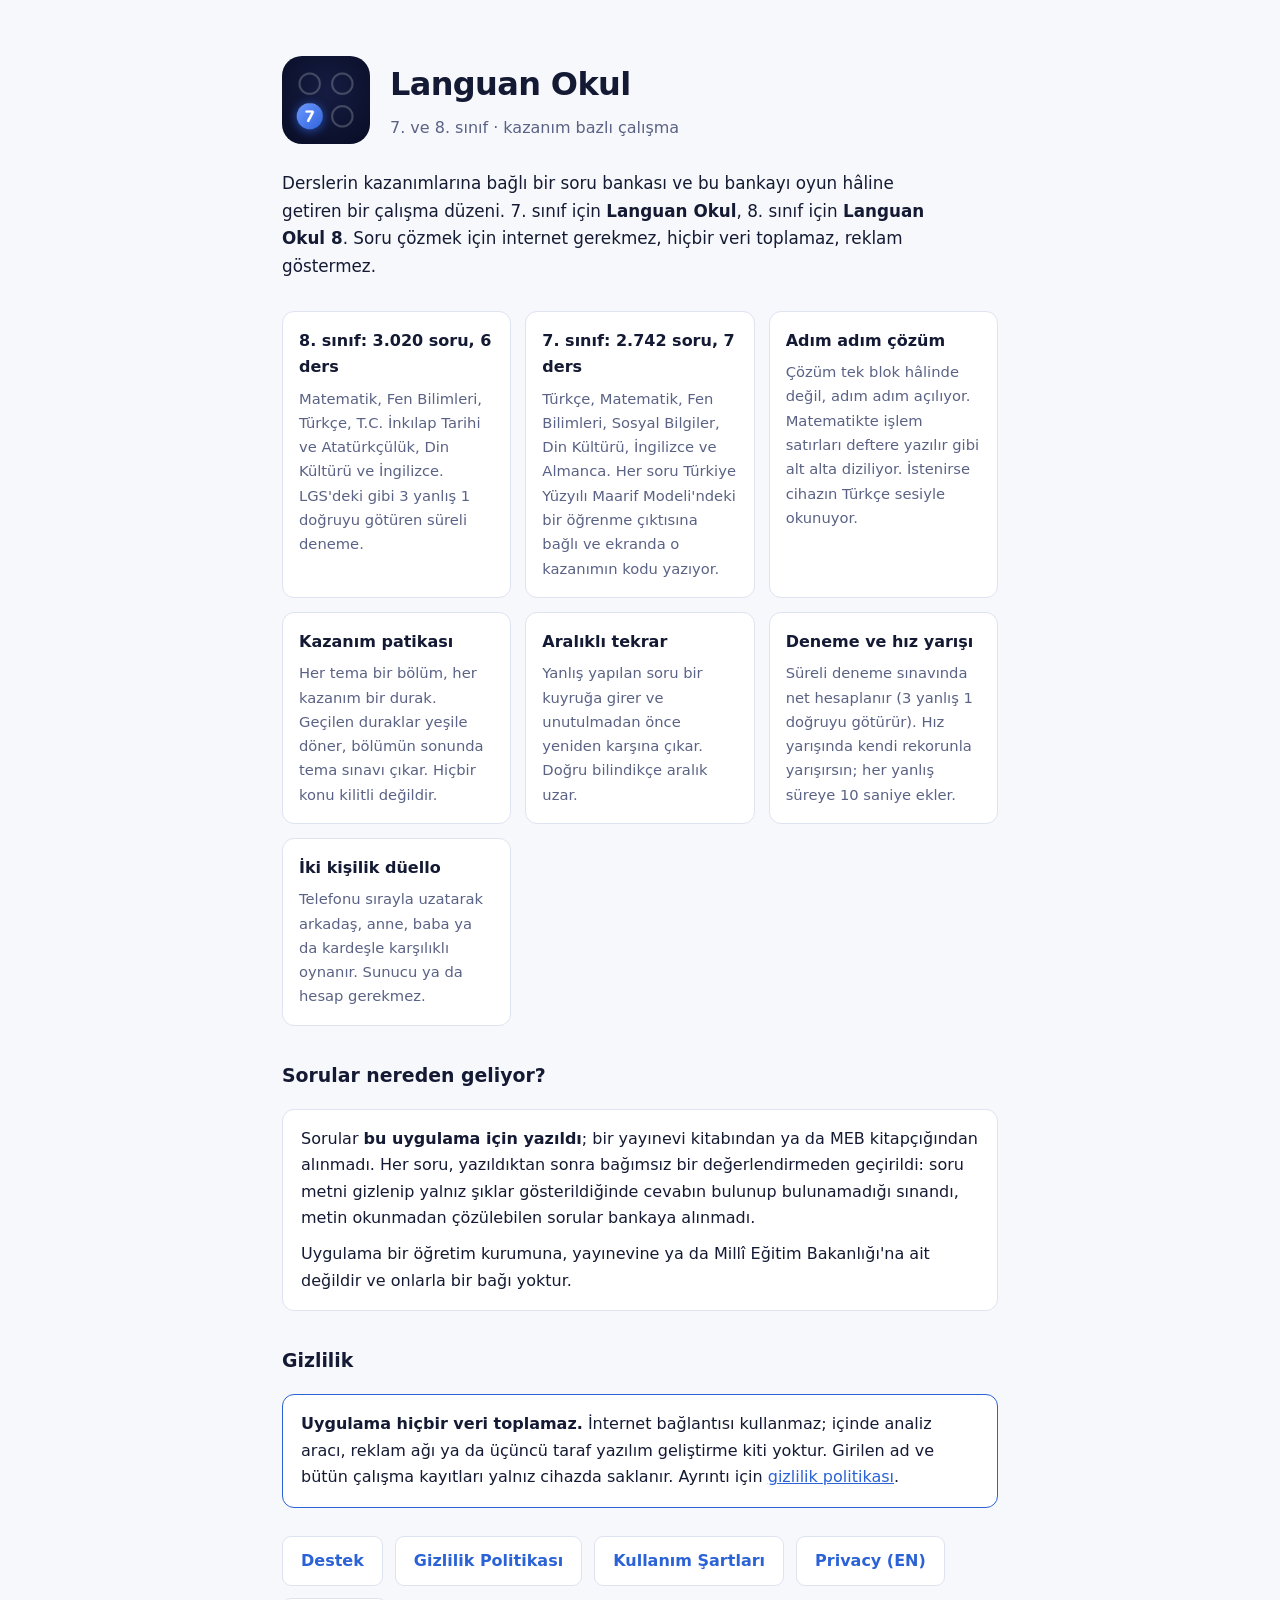
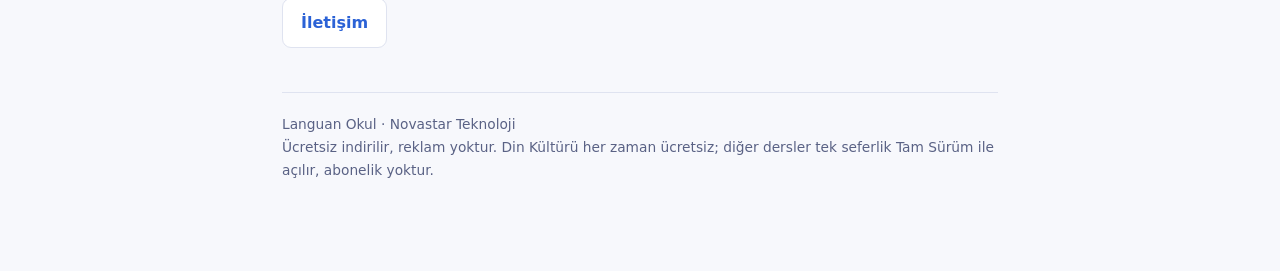
<file: index.html>
<!doctype html>
<html lang="tr"><head>
<meta charset="utf-8">
<meta name="viewport" content="width=device-width, initial-scale=1">
<title>Languan Okul — 7. ve 8. sınıf çalışma uygulamaları</title>
<meta name="description" content="7. ve 8. sınıf öğrencileri için kazanım bazlı çalışma uygulamaları. Türkiye Yüzyılı Maarif Modeli kazanımlarına bağlı sorular, adım adım çözüm, aralıklı tekrar. Çevrimdışı çalışır, reklamsız, ücretsiz indirilir.">
<link rel="stylesheet" href="ortak.css">
</head><body><div class="sarmal">

<div class="bas">
  <img src="ikon.png" alt="Languan Okul uygulama simgesi">
  <div><h1>Languan Okul</h1><p class="altbaslik">7. ve 8. sınıf · kazanım bazlı çalışma</p></div>
</div>

<p class="girus">Derslerin kazanımlarına bağlı bir soru bankası ve bu bankayı oyun
hâline getiren bir çalışma düzeni. 7. sınıf için <strong>Languan Okul</strong>, 8. sınıf
için <strong>Languan Okul 8</strong>. Soru çözmek için internet gerekmez, hiçbir veri
toplamaz, reklam göstermez.</p>

<div class="kartlar">
  <div class="kart"><h3>8. sınıf: 3.020 soru, 6 ders</h3>
    <p>Matematik, Fen Bilimleri, Türkçe, T.C. İnkılap Tarihi ve Atatürkçülük, Din Kültürü
       ve İngilizce. LGS'deki gibi 3 yanlış 1 doğruyu götüren süreli deneme.</p></div>
  <div class="kart"><h3>7. sınıf: 2.742 soru, 7 ders</h3>
    <p>Türkçe, Matematik, Fen Bilimleri, Sosyal Bilgiler, Din Kültürü, İngilizce ve
       Almanca. Her soru Türkiye Yüzyılı Maarif Modeli'ndeki bir öğrenme çıktısına bağlı
       ve ekranda o kazanımın kodu yazıyor.</p></div>
  <div class="kart"><h3>Adım adım çözüm</h3>
    <p>Çözüm tek blok hâlinde değil, adım adım açılıyor. Matematikte işlem satırları
       deftere yazılır gibi alt alta diziliyor. İstenirse cihazın Türkçe sesiyle okunuyor.</p></div>
  <div class="kart"><h3>Kazanım patikası</h3>
    <p>Her tema bir bölüm, her kazanım bir durak. Geçilen duraklar yeşile döner,
       bölümün sonunda tema sınavı çıkar. Hiçbir konu kilitli değildir.</p></div>
  <div class="kart"><h3>Aralıklı tekrar</h3>
    <p>Yanlış yapılan soru bir kuyruğa girer ve unutulmadan önce yeniden karşına
       çıkar. Doğru bilindikçe aralık uzar.</p></div>
  <div class="kart"><h3>Deneme ve hız yarışı</h3>
    <p>Süreli deneme sınavında net hesaplanır (3 yanlış 1 doğruyu götürür).
       Hız yarışında kendi rekorunla yarışırsın; her yanlış süreye 10 saniye ekler.</p></div>
  <div class="kart"><h3>İki kişilik düello</h3>
    <p>Telefonu sırayla uzatarak arkadaş, anne, baba ya da kardeşle karşılıklı
       oynanır. Sunucu ya da hesap gerekmez.</p></div>
</div>

<h2>Sorular nereden geliyor?</h2>
<div class="kutu">
  <p style="margin:0 0 10px">Sorular <strong>bu uygulama için yazıldı</strong>; bir yayınevi
  kitabından ya da MEB kitapçığından alınmadı. Her soru, yazıldıktan sonra bağımsız bir
  değerlendirmeden geçirildi: soru metni gizlenip yalnız şıklar gösterildiğinde cevabın
  bulunup bulunamadığı sınandı, metin okunmadan çözülebilen sorular bankaya alınmadı.</p>
  <p style="margin:0">Uygulama bir öğretim kurumuna, yayınevine ya da Millî Eğitim
  Bakanlığı'na ait değildir ve onlarla bir bağı yoktur.</p>
</div>

<h2>Gizlilik</h2>
<div class="kutu vurgulu">
  <p style="margin:0"><strong>Uygulama hiçbir veri toplamaz.</strong> İnternet bağlantısı
  kullanmaz; içinde analiz aracı, reklam ağı ya da üçüncü taraf yazılım geliştirme kiti
  yoktur. Girilen ad ve bütün çalışma kayıtları yalnız cihazda saklanır.
  Ayrıntı için <a href="gizlilik.html">gizlilik politikası</a>.</p>
</div>

<div class="baglantilar">
  <a href="destek.html">Destek</a>
  <a href="gizlilik.html">Gizlilik Politikası</a>
  <a href="kullanim-sartlari.html">Kullanım Şartları</a>
  <a href="privacy-en.html">Privacy (EN)</a>
  <a href="mailto:cnkylmz35@gmail.com">İletişim</a>
</div>

<footer>
  Languan Okul · Novastar Teknoloji<br>
  Ücretsiz indirilir, reklam yoktur. Din Kültürü her zaman ücretsiz; diğer dersler tek seferlik Tam Sürüm ile açılır, abonelik yoktur.
</footer>

</div></body></html>
</file>
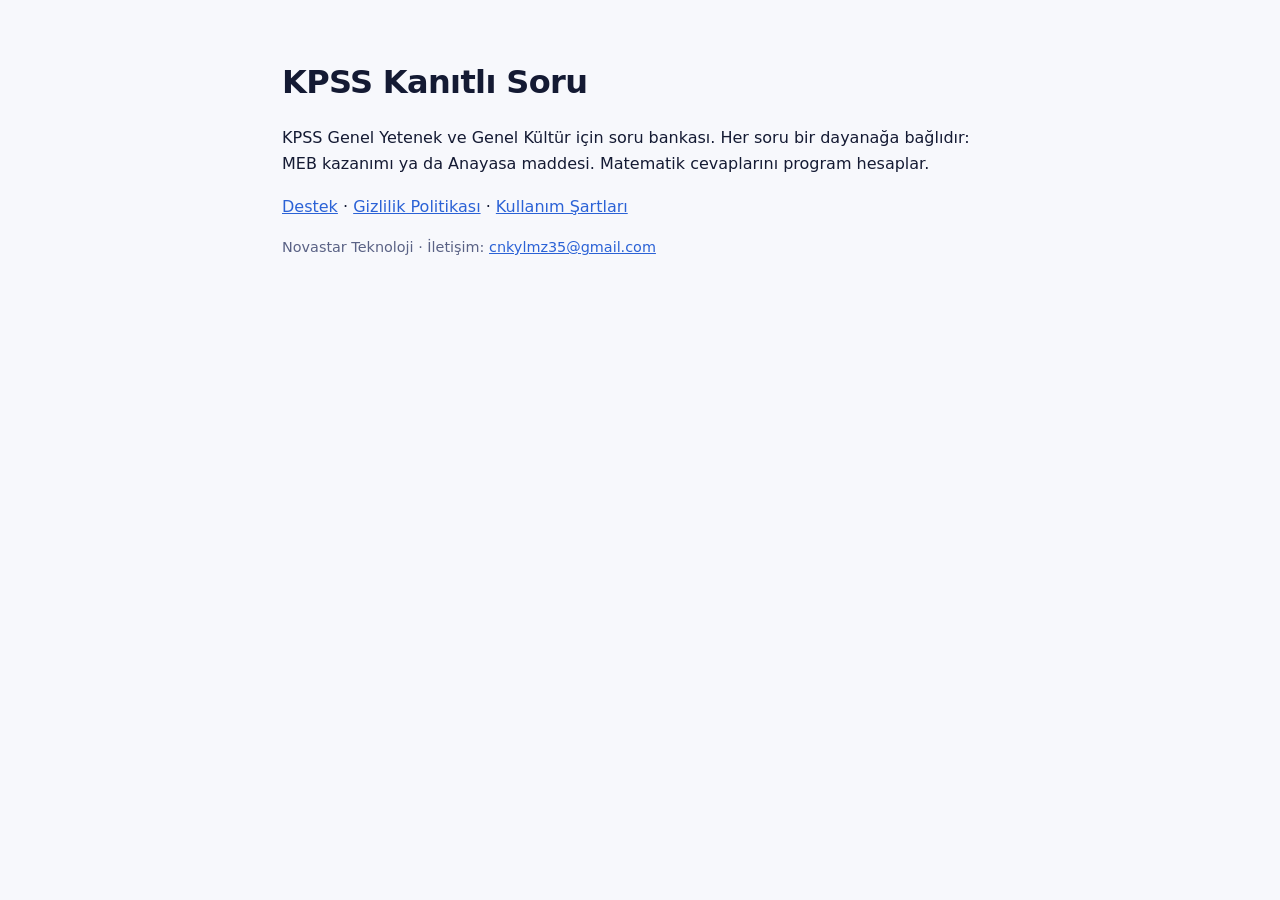
<file: kpss/index.html>
<!doctype html>
<html lang="tr"><head>
<meta charset="utf-8">
<meta name="viewport" content="width=device-width, initial-scale=1">
<title>KPSS Kanıtlı Soru — KPSS Kanıtlı Soru</title>
<meta name="description" content="KPSS Genel Yetenek-Genel Kültür soru bankası. Her soru bir dayanağa bağlı.">
<link rel="stylesheet" href="../ortak.css">
</head><body><div class="sarmal">

<h1>KPSS Kanıtlı Soru</h1>
<p>KPSS Genel Yetenek ve Genel Kültür için soru bankası. Her soru bir dayanağa bağlıdır: MEB kazanımı ya da
Anayasa maddesi. Matematik cevaplarını program hesaplar.</p>
<p><a href="destek.html">Destek</a> · <a href="gizlilik.html">Gizlilik Politikası</a> · <a href="kullanim-sartlari.html">Kullanım Şartları</a></p>

<p class="tarih">Novastar Teknoloji · İletişim: <a href="mailto:cnkylmz35@gmail.com">cnkylmz35@gmail.com</a></p>
</div></body></html>
</file>
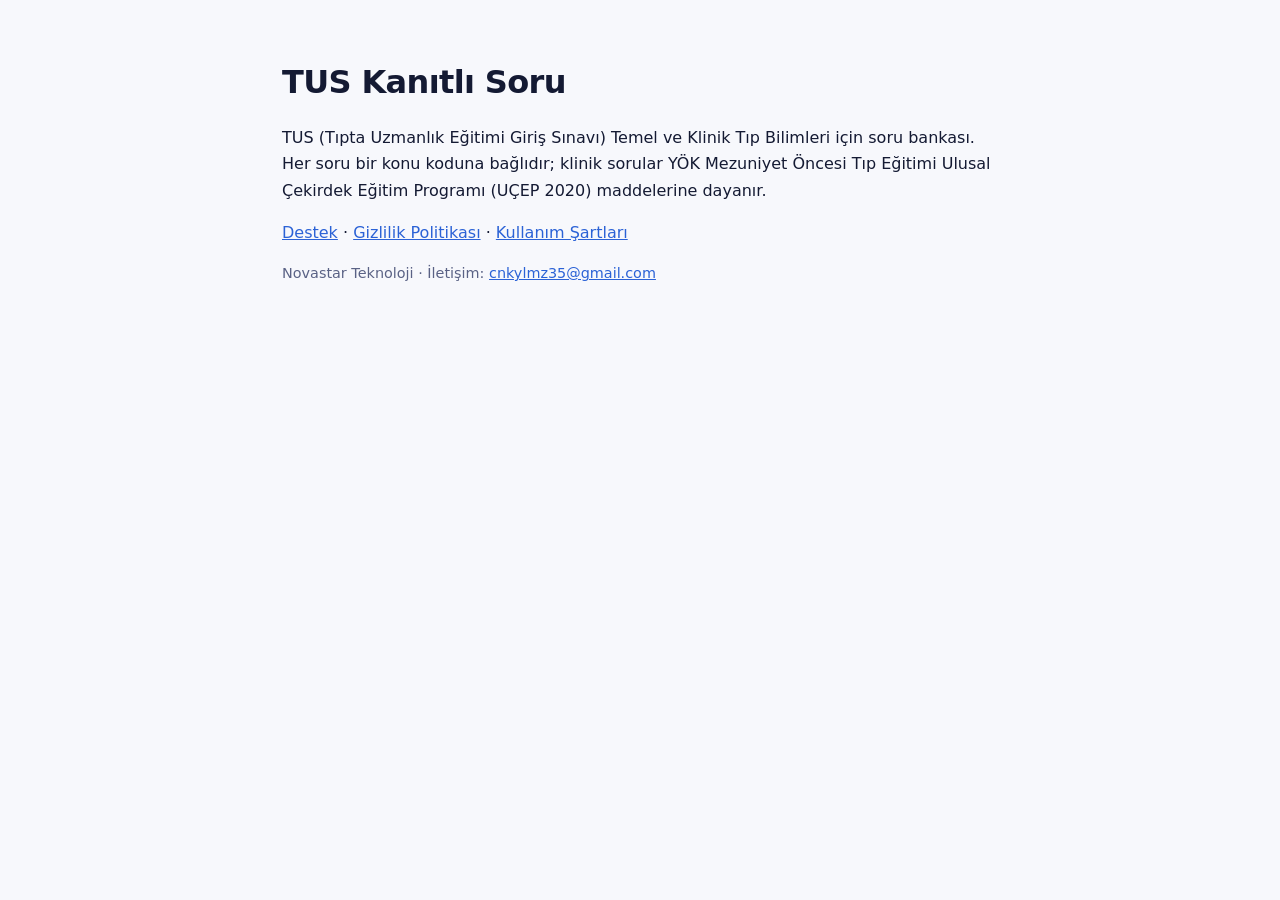
<file: tus/index.html>
<!doctype html>
<html lang="tr"><head>
<meta charset="utf-8">
<meta name="viewport" content="width=device-width, initial-scale=1">
<title>TUS Kanıtlı Soru</title>
<meta name="description" content="TUS Temel ve Klinik Tıp Bilimleri soru bankası. Her soru bir konu koduna bağlı.">
<link rel="stylesheet" href="../ortak.css">
</head><body><div class="sarmal">

<h1>TUS Kanıtlı Soru</h1>
<p>TUS (Tıpta Uzmanlık Eğitimi Giriş Sınavı) Temel ve Klinik Tıp Bilimleri için soru bankası. Her soru bir konu koduna
bağlıdır; klinik sorular YÖK Mezuniyet Öncesi Tıp Eğitimi Ulusal Çekirdek Eğitim Programı (UÇEP 2020) maddelerine dayanır.</p>
<p><a href="destek.html">Destek</a> · <a href="gizlilik.html">Gizlilik Politikası</a> · <a href="kullanim-sartlari.html">Kullanım Şartları</a></p>

<p class="tarih">Novastar Teknoloji · İletişim: <a href="mailto:cnkylmz35@gmail.com">cnkylmz35@gmail.com</a></p>
</div></body></html>
</file>
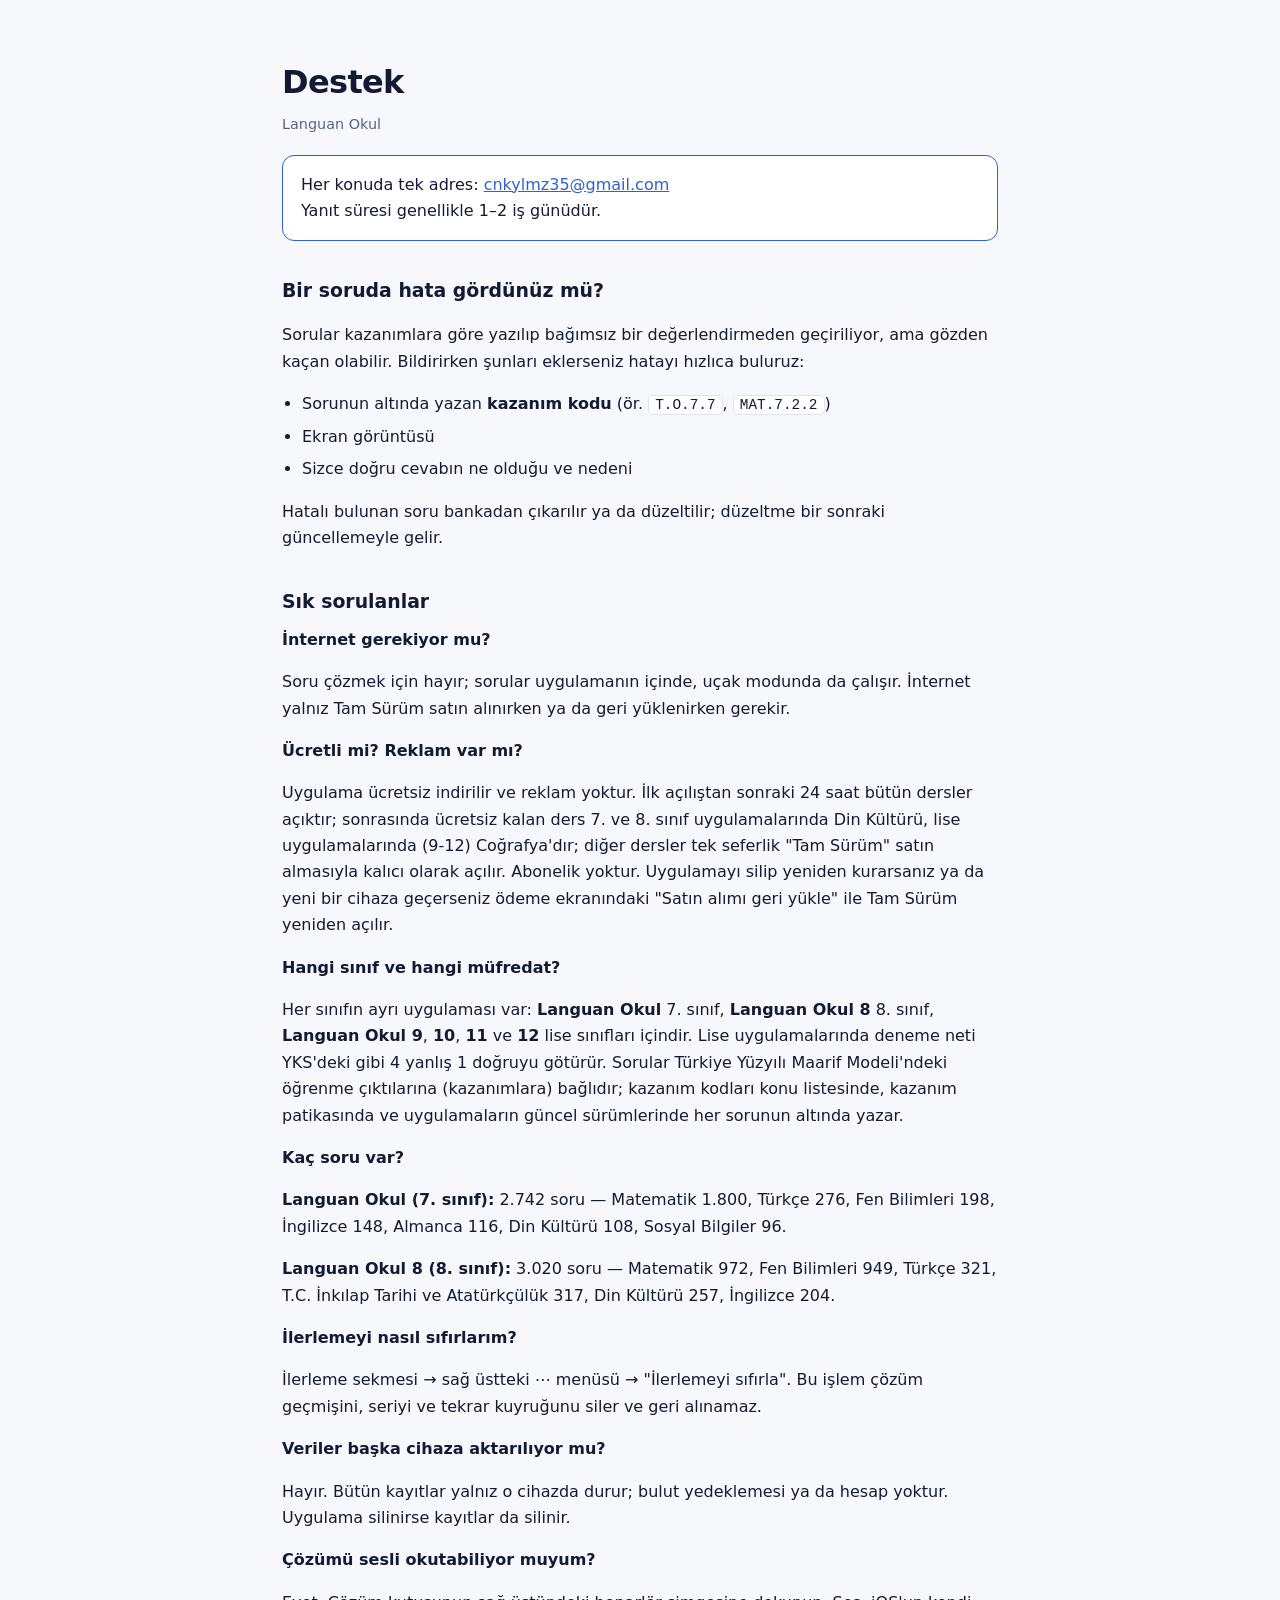
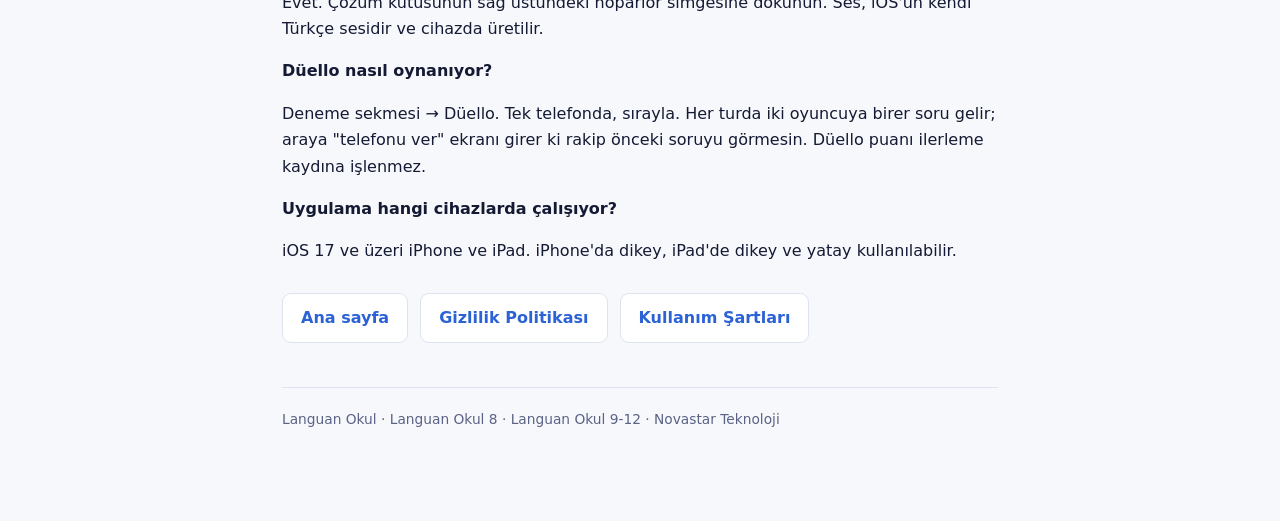
<file: destek.html>
<!doctype html>
<html lang="tr"><head>
<meta charset="utf-8">
<meta name="viewport" content="width=device-width, initial-scale=1">
<title>Destek — Languan Okul</title>
<meta name="description" content="Languan Okul destek sayfası: sık sorulanlar, soru bildirimi ve iletişim.">
<link rel="stylesheet" href="ortak.css">
</head><body><div class="sarmal">

<h1>Destek</h1>
<p class="tarih">Languan Okul</p>

<div class="kutu vurgulu">
  <p style="margin:0">Her konuda tek adres:
  <a href="mailto:cnkylmz35@gmail.com">cnkylmz35@gmail.com</a><br>
  Yanıt süresi genellikle 1–2 iş günüdür.</p>
</div>

<h2>Bir soruda hata gördünüz mü?</h2>
<p>Sorular kazanımlara göre yazılıp bağımsız bir değerlendirmeden geçiriliyor, ama
gözden kaçan olabilir. Bildirirken şunları eklerseniz hatayı hızlıca buluruz:</p>
<ul>
  <li>Sorunun altında yazan <strong>kazanım kodu</strong> (ör. <code>T.O.7.7</code>, <code>MAT.7.2.2</code>)</li>
  <li>Ekran görüntüsü</li>
  <li>Sizce doğru cevabın ne olduğu ve nedeni</li>
</ul>
<p>Hatalı bulunan soru bankadan çıkarılır ya da düzeltilir; düzeltme bir sonraki
güncellemeyle gelir.</p>

<h2>Sık sorulanlar</h2>

<h3>İnternet gerekiyor mu?</h3>
<p>Soru çözmek için hayır; sorular uygulamanın içinde, uçak modunda da çalışır. İnternet
yalnız Tam Sürüm satın alınırken ya da geri yüklenirken gerekir.</p>

<h3>Ücretli mi? Reklam var mı?</h3>
<p>Uygulama ücretsiz indirilir ve reklam yoktur. İlk açılıştan sonraki 24 saat bütün
dersler açıktır; sonrasında ücretsiz kalan ders 7. ve 8. sınıf uygulamalarında Din Kültürü, lise uygulamalarında (9-12) Coğrafya'dır; diğer dersler tek seferlik "Tam
Sürüm" satın almasıyla kalıcı olarak açılır. Abonelik yoktur. Uygulamayı silip yeniden
kurarsanız ya da yeni bir cihaza geçerseniz ödeme ekranındaki "Satın alımı geri yükle" ile
Tam Sürüm yeniden açılır.</p>

<h3>Hangi sınıf ve hangi müfredat?</h3>
<p>Her sınıfın ayrı uygulaması var: <strong>Languan Okul</strong> 7. sınıf, <strong>Languan Okul
8</strong> 8. sınıf, <strong>Languan Okul 9</strong>, <strong>10</strong>, <strong>11</strong> ve <strong>12</strong> lise sınıfları içindir. Lise uygulamalarında deneme neti YKS'deki gibi 4 yanlış 1 doğruyu götürür. Sorular Türkiye Yüzyılı Maarif Modeli'ndeki öğrenme çıktılarına
(kazanımlara) bağlıdır; kazanım kodları konu listesinde, kazanım patikasında ve uygulamaların güncel sürümlerinde her sorunun altında yazar.</p>

<h3>Kaç soru var?</h3>
<p><strong>Languan Okul (7. sınıf):</strong> 2.742 soru — Matematik 1.800, Türkçe 276,
Fen Bilimleri 198, İngilizce 148, Almanca 116, Din Kültürü 108, Sosyal Bilgiler 96.</p>
<p><strong>Languan Okul 8 (8. sınıf):</strong> 3.020 soru — Matematik 972, Fen Bilimleri
949, Türkçe 321, T.C. İnkılap Tarihi ve Atatürkçülük 317, Din Kültürü 257, İngilizce 204.</p>

<h3>İlerlemeyi nasıl sıfırlarım?</h3>
<p>İlerleme sekmesi → sağ üstteki ⋯ menüsü → "İlerlemeyi sıfırla". Bu işlem çözüm
geçmişini, seriyi ve tekrar kuyruğunu siler ve geri alınamaz.</p>

<h3>Veriler başka cihaza aktarılıyor mu?</h3>
<p>Hayır. Bütün kayıtlar yalnız o cihazda durur; bulut yedeklemesi ya da hesap yoktur.
Uygulama silinirse kayıtlar da silinir.</p>

<h3>Çözümü sesli okutabiliyor muyum?</h3>
<p>Evet. Çözüm kutusunun sağ üstündeki hoparlör simgesine dokunun. Ses, iOS'un kendi
Türkçe sesidir ve cihazda üretilir.</p>

<h3>Düello nasıl oynanıyor?</h3>
<p>Deneme sekmesi → Düello. Tek telefonda, sırayla. Her turda iki oyuncuya birer soru
gelir; araya "telefonu ver" ekranı girer ki rakip önceki soruyu görmesin.
Düello puanı ilerleme kaydına işlenmez.</p>

<h3>Uygulama hangi cihazlarda çalışıyor?</h3>
<p>iOS 17 ve üzeri iPhone ve iPad. iPhone'da dikey, iPad'de dikey ve yatay kullanılabilir.</p>

<div class="baglantilar">
  <a href="index.html">Ana sayfa</a>
  <a href="gizlilik.html">Gizlilik Politikası</a>
  <a href="kullanim-sartlari.html">Kullanım Şartları</a>
</div>

<footer>Languan Okul · Languan Okul 8 · Languan Okul 9-12 · Novastar Teknoloji</footer>

</div></body></html>
</file>
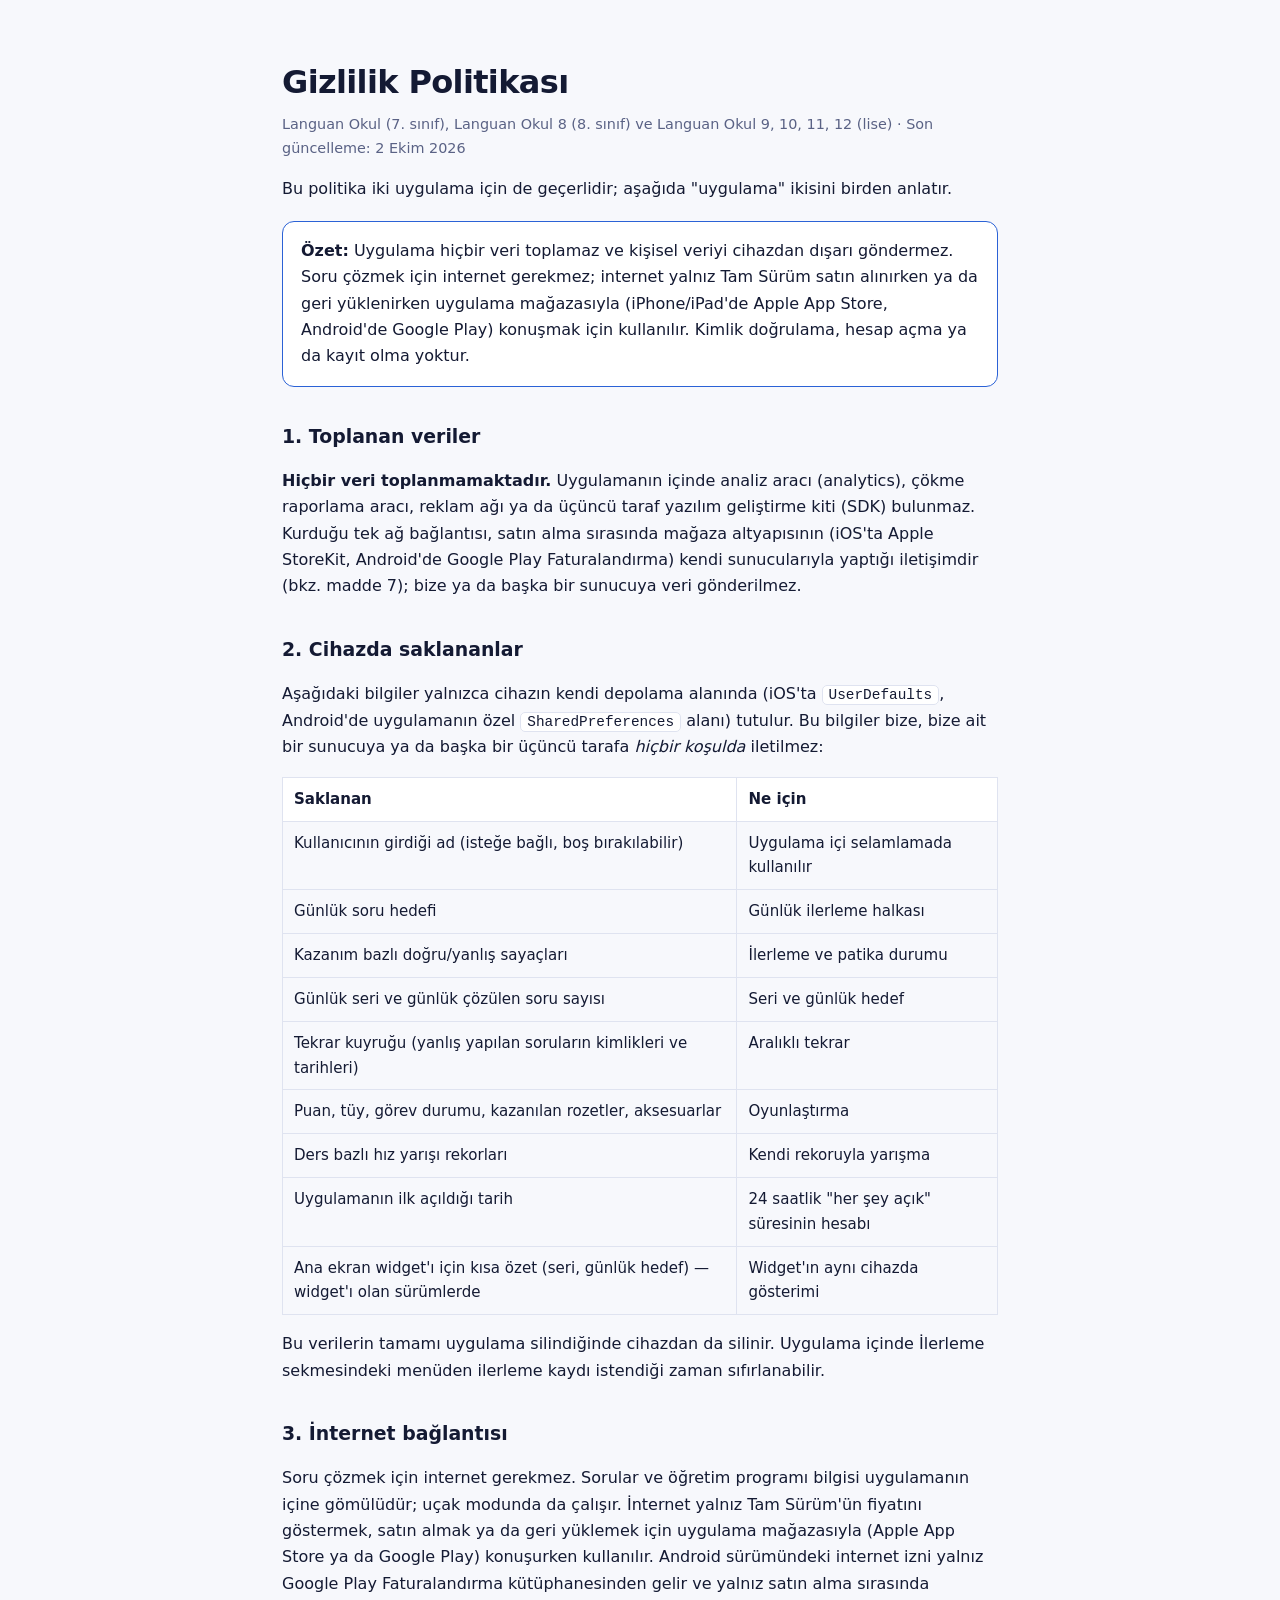
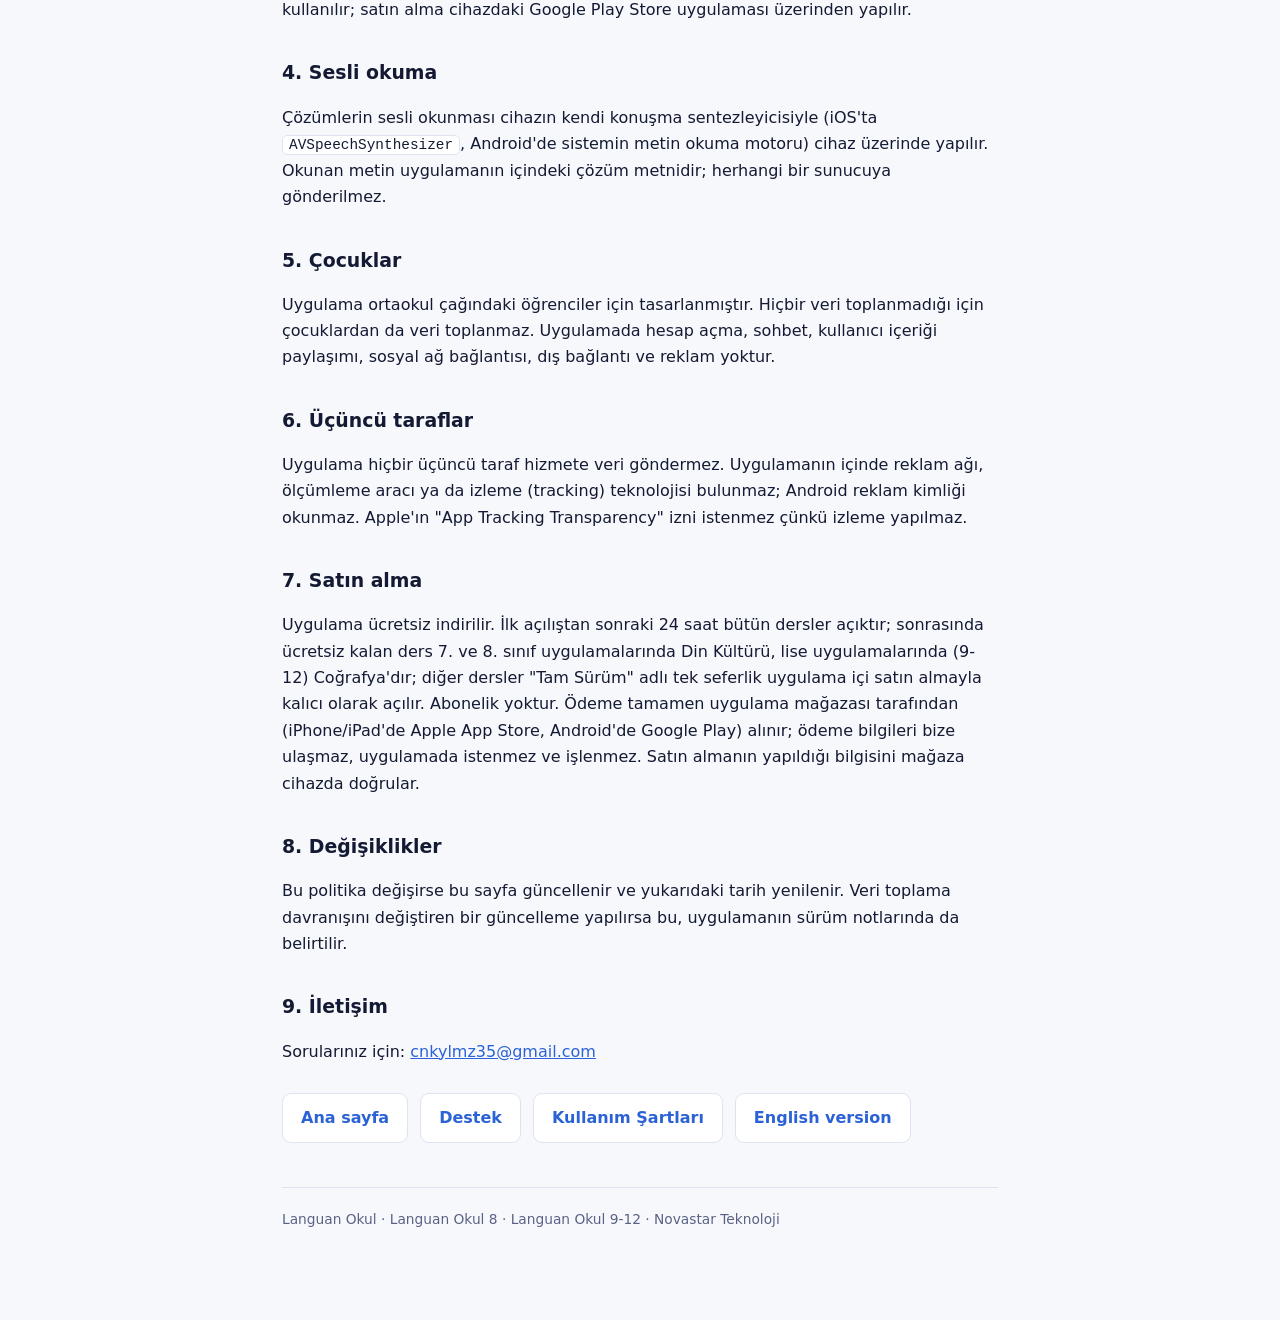
<file: gizlilik.html>
<!doctype html>
<html lang="tr"><head>
<meta charset="utf-8">
<meta name="viewport" content="width=device-width, initial-scale=1">
<title>Gizlilik Politikası — Languan Okul uygulamaları</title>
<meta name="description" content="Languan Okul uygulamalarının (7, 8 ve lise 9-12) gizlilik politikası. Uygulamalar hiçbir veri toplamaz; internet yalnız App Store / Google Play satın alması için kullanılır.">
<link rel="stylesheet" href="ortak.css">
</head><body><div class="sarmal">

<h1>Gizlilik Politikası</h1>
<p class="tarih">Languan Okul (7. sınıf), Languan Okul 8 (8. sınıf) ve Languan Okul 9, 10, 11, 12 (lise) · Son güncelleme: 2 Ekim 2026</p>
<p>Bu politika iki uygulama için de geçerlidir; aşağıda "uygulama" ikisini birden anlatır.</p>

<div class="kutu vurgulu">
  <p style="margin:0"><strong>Özet:</strong> Uygulama hiçbir veri toplamaz ve kişisel veriyi cihazdan
  dışarı göndermez. Soru çözmek için internet gerekmez; internet yalnız Tam Sürüm satın
  alınırken ya da geri yüklenirken uygulama mağazasıyla (iPhone/iPad'de Apple App Store, Android'de Google Play) konuşmak için kullanılır.
  Kimlik doğrulama, hesap açma ya da kayıt olma yoktur.</p>
</div>

<h2>1. Toplanan veriler</h2>
<p><strong>Hiçbir veri toplanmamaktadır.</strong> Uygulamanın içinde analiz aracı
(analytics), çökme raporlama aracı, reklam ağı ya da üçüncü taraf yazılım geliştirme kiti
(SDK) bulunmaz. Kurduğu tek ağ bağlantısı, satın alma sırasında mağaza altyapısının (iOS'ta Apple StoreKit,
Android'de Google Play Faturalandırma) kendi sunucularıyla yaptığı iletişimdir (bkz. madde 7); bize ya da başka bir sunucuya
veri gönderilmez.</p>

<h2>2. Cihazda saklananlar</h2>
<p>Aşağıdaki bilgiler yalnızca cihazın kendi depolama alanında (iOS'ta
<code>UserDefaults</code>, Android'de uygulamanın özel <code>SharedPreferences</code> alanı) tutulur. Bu bilgiler bize, bize ait bir sunucuya ya da başka
bir üçüncü tarafa <em>hiçbir koşulda</em> iletilmez:</p>

<table>
  <tr><th>Saklanan</th><th>Ne için</th></tr>
  <tr><td>Kullanıcının girdiği ad (isteğe bağlı, boş bırakılabilir)</td>
      <td>Uygulama içi selamlamada kullanılır</td></tr>
  <tr><td>Günlük soru hedefi</td><td>Günlük ilerleme halkası</td></tr>
  <tr><td>Kazanım bazlı doğru/yanlış sayaçları</td><td>İlerleme ve patika durumu</td></tr>
  <tr><td>Günlük seri ve günlük çözülen soru sayısı</td><td>Seri ve günlük hedef</td></tr>
  <tr><td>Tekrar kuyruğu (yanlış yapılan soruların kimlikleri ve tarihleri)</td>
      <td>Aralıklı tekrar</td></tr>
  <tr><td>Puan, tüy, görev durumu, kazanılan rozetler, aksesuarlar</td>
      <td>Oyunlaştırma</td></tr>
  <tr><td>Ders bazlı hız yarışı rekorları</td><td>Kendi rekoruyla yarışma</td></tr>
  <tr><td>Uygulamanın ilk açıldığı tarih</td><td>24 saatlik "her şey açık" süresinin hesabı</td></tr>
  <tr><td>Ana ekran widget'ı için kısa özet (seri, günlük hedef) — widget'ı olan sürümlerde</td>
      <td>Widget'ın aynı cihazda gösterimi</td></tr>
</table>

<p>Bu verilerin tamamı uygulama silindiğinde cihazdan da silinir. Uygulama içinde
İlerleme sekmesindeki menüden ilerleme kaydı istendiği zaman sıfırlanabilir.</p>

<h2>3. İnternet bağlantısı</h2>
<p>Soru çözmek için internet gerekmez. Sorular ve öğretim programı bilgisi uygulamanın
içine gömülüdür; uçak modunda da çalışır. İnternet yalnız Tam Sürüm'ün fiyatını göstermek,
satın almak ya da geri yüklemek için uygulama mağazasıyla (Apple App Store ya da Google Play) konuşurken kullanılır.
Android sürümündeki internet izni yalnız Google Play Faturalandırma kütüphanesinden gelir ve yalnız satın alma sırasında kullanılır; satın alma cihazdaki Google Play Store uygulaması üzerinden yapılır.</p>

<h2>4. Sesli okuma</h2>
<p>Çözümlerin sesli okunması cihazın kendi konuşma sentezleyicisiyle (iOS'ta
<code>AVSpeechSynthesizer</code>, Android'de sistemin metin okuma motoru) cihaz üzerinde yapılır. Okunan metin uygulamanın
içindeki çözüm metnidir; herhangi bir sunucuya gönderilmez.</p>

<h2>5. Çocuklar</h2>
<p>Uygulama ortaokul çağındaki öğrenciler için tasarlanmıştır. Hiçbir veri toplanmadığı
için çocuklardan da veri toplanmaz. Uygulamada hesap açma, sohbet, kullanıcı içeriği
paylaşımı, sosyal ağ bağlantısı, dış bağlantı ve reklam yoktur.</p>

<h2>6. Üçüncü taraflar</h2>
<p>Uygulama hiçbir üçüncü taraf hizmete veri göndermez. Uygulamanın içinde reklam ağı,
ölçümleme aracı ya da izleme (tracking) teknolojisi bulunmaz; Android reklam kimliği okunmaz. Apple'ın
"App Tracking Transparency" izni istenmez çünkü izleme yapılmaz.</p>

<h2>7. Satın alma</h2>
<p>Uygulama ücretsiz indirilir. İlk açılıştan sonraki 24 saat bütün dersler açıktır;
sonrasında ücretsiz kalan ders 7. ve 8. sınıf uygulamalarında Din Kültürü, lise uygulamalarında (9-12) Coğrafya'dır; diğer dersler "Tam Sürüm" adlı tek seferlik uygulama
içi satın almayla kalıcı olarak açılır. Abonelik yoktur. Ödeme tamamen uygulama mağazası tarafından
(iPhone/iPad'de Apple App Store, Android'de Google Play) alınır; ödeme bilgileri bize ulaşmaz, uygulamada
istenmez ve işlenmez. Satın almanın yapıldığı bilgisini mağaza cihazda doğrular.</p>

<h2>8. Değişiklikler</h2>
<p>Bu politika değişirse bu sayfa güncellenir ve yukarıdaki tarih yenilenir. Veri toplama
davranışını değiştiren bir güncelleme yapılırsa bu, uygulamanın sürüm notlarında da
belirtilir.</p>

<h2>9. İletişim</h2>
<p>Sorularınız için: <a href="mailto:cnkylmz35@gmail.com">cnkylmz35@gmail.com</a></p>

<div class="baglantilar">
  <a href="index.html">Ana sayfa</a>
  <a href="destek.html">Destek</a>
  <a href="kullanim-sartlari.html">Kullanım Şartları</a>
  <a href="privacy-en.html">English version</a>
</div>

<footer>Languan Okul · Languan Okul 8 · Languan Okul 9-12 · Novastar Teknoloji</footer>

</div></body></html>
</file>
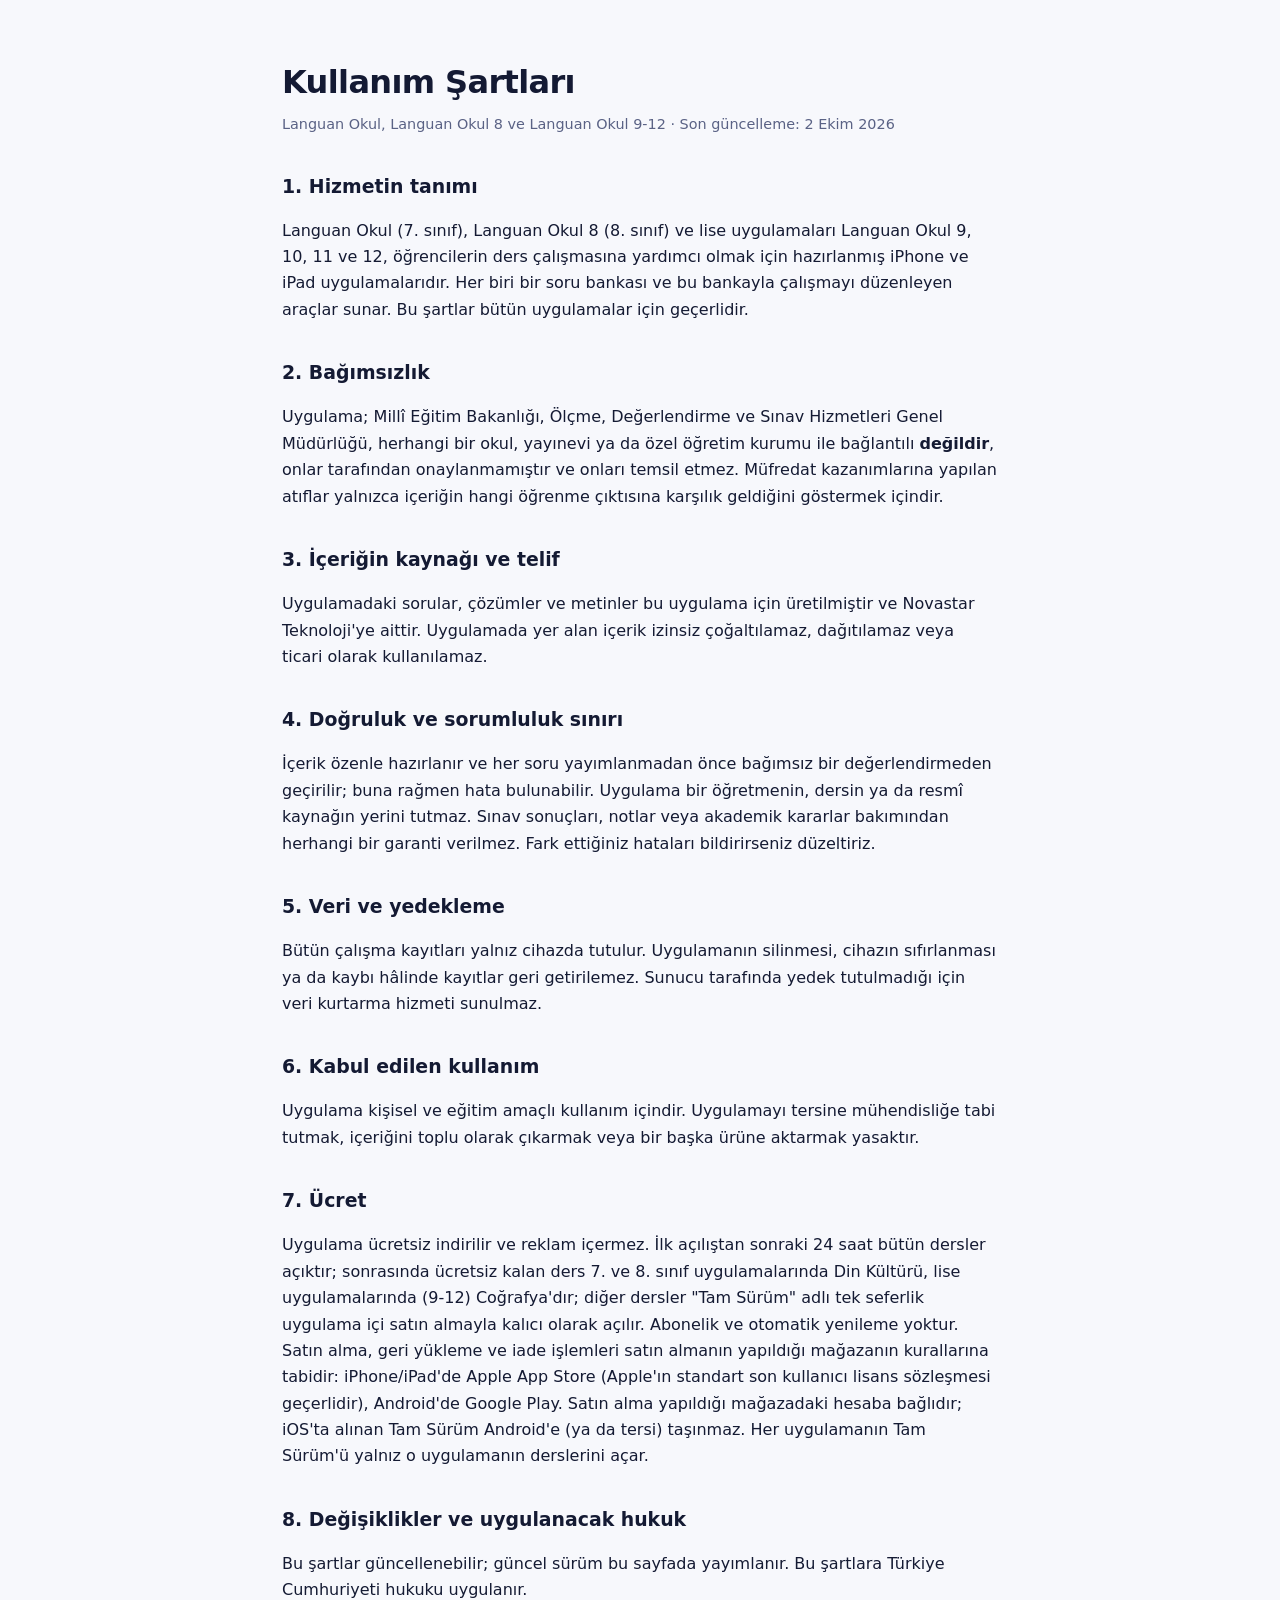
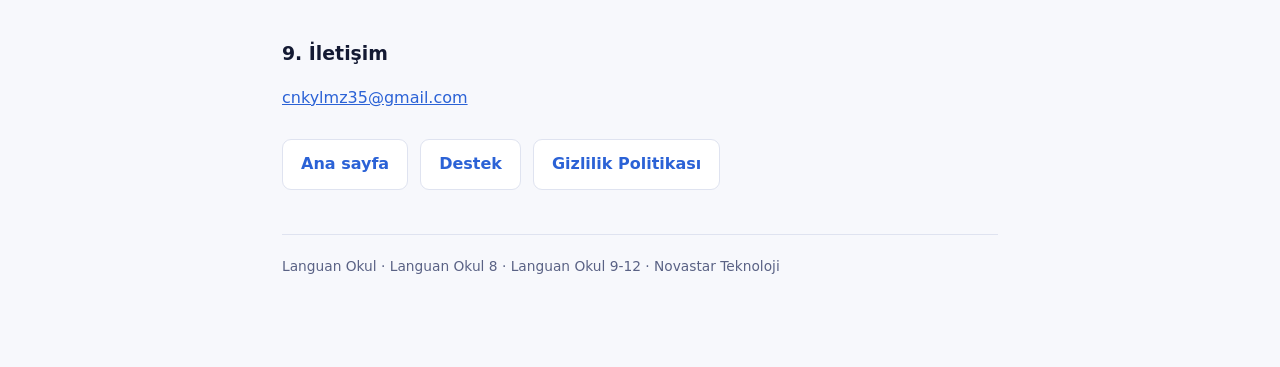
<file: kullanim-sartlari.html>
<!doctype html>
<html lang="tr"><head>
<meta charset="utf-8">
<meta name="viewport" content="width=device-width, initial-scale=1">
<title>Kullanım Şartları — Languan Okul</title>
<meta name="description" content="Languan Okul kullanım şartları.">
<link rel="stylesheet" href="ortak.css">
</head><body><div class="sarmal">

<h1>Kullanım Şartları</h1>
<p class="tarih">Languan Okul, Languan Okul 8 ve Languan Okul 9-12 · Son güncelleme: 2 Ekim 2026</p>

<h2>1. Hizmetin tanımı</h2>
<p>Languan Okul (7. sınıf), Languan Okul 8 (8. sınıf) ve lise uygulamaları Languan Okul 9, 10, 11
ve 12, öğrencilerin ders çalışmasına yardımcı olmak için hazırlanmış iPhone ve iPad uygulamalarıdır.
Her biri bir soru bankası ve bu bankayla çalışmayı düzenleyen araçlar sunar. Bu şartlar bütün
uygulamalar için geçerlidir.</p>

<h2>2. Bağımsızlık</h2>
<p>Uygulama; Millî Eğitim Bakanlığı, Ölçme, Değerlendirme ve Sınav Hizmetleri Genel
Müdürlüğü, herhangi bir okul, yayınevi ya da özel öğretim kurumu ile bağlantılı
<strong>değildir</strong>, onlar tarafından onaylanmamıştır ve onları temsil etmez.
Müfredat kazanımlarına yapılan atıflar yalnızca içeriğin hangi öğrenme çıktısına
karşılık geldiğini göstermek içindir.</p>

<h2>3. İçeriğin kaynağı ve telif</h2>
<p>Uygulamadaki sorular, çözümler ve metinler bu uygulama için üretilmiştir ve
Novastar Teknoloji'ye aittir. Uygulamada yer alan içerik izinsiz çoğaltılamaz,
dağıtılamaz veya ticari olarak kullanılamaz.</p>

<h2>4. Doğruluk ve sorumluluk sınırı</h2>
<p>İçerik özenle hazırlanır ve her soru yayımlanmadan önce bağımsız bir değerlendirmeden
geçirilir; buna rağmen hata bulunabilir. Uygulama bir öğretmenin, dersin ya da resmî
kaynağın yerini tutmaz. Sınav sonuçları, notlar veya akademik kararlar bakımından
herhangi bir garanti verilmez. Fark ettiğiniz hataları bildirirseniz düzeltiriz.</p>

<h2>5. Veri ve yedekleme</h2>
<p>Bütün çalışma kayıtları yalnız cihazda tutulur. Uygulamanın silinmesi, cihazın
sıfırlanması ya da kaybı hâlinde kayıtlar geri getirilemez. Sunucu tarafında yedek
tutulmadığı için veri kurtarma hizmeti sunulmaz.</p>

<h2>6. Kabul edilen kullanım</h2>
<p>Uygulama kişisel ve eğitim amaçlı kullanım içindir. Uygulamayı tersine mühendisliğe
tabi tutmak, içeriğini toplu olarak çıkarmak veya bir başka ürüne aktarmak yasaktır.</p>

<h2>7. Ücret</h2>
<p>Uygulama ücretsiz indirilir ve reklam içermez. İlk açılıştan sonraki 24 saat bütün
dersler açıktır; sonrasında ücretsiz kalan ders 7. ve 8. sınıf uygulamalarında Din Kültürü, lise uygulamalarında (9-12) Coğrafya'dır; diğer dersler "Tam Sürüm" adlı tek
seferlik uygulama içi satın almayla kalıcı olarak açılır. Abonelik ve otomatik yenileme
yoktur. Satın alma, geri yükleme ve iade işlemleri satın almanın yapıldığı mağazanın
kurallarına tabidir: iPhone/iPad'de Apple App Store (Apple'ın standart son kullanıcı lisans
sözleşmesi geçerlidir), Android'de Google Play. Satın alma yapıldığı mağazadaki hesaba bağlıdır;
iOS'ta alınan Tam Sürüm Android'e (ya da tersi) taşınmaz. Her uygulamanın Tam Sürüm'ü
yalnız o uygulamanın derslerini açar.</p>

<h2>8. Değişiklikler ve uygulanacak hukuk</h2>
<p>Bu şartlar güncellenebilir; güncel sürüm bu sayfada yayımlanır. Bu şartlara
Türkiye Cumhuriyeti hukuku uygulanır.</p>

<h2>9. İletişim</h2>
<p><a href="mailto:cnkylmz35@gmail.com">cnkylmz35@gmail.com</a></p>

<div class="baglantilar">
  <a href="index.html">Ana sayfa</a>
  <a href="destek.html">Destek</a>
  <a href="gizlilik.html">Gizlilik Politikası</a>
</div>

<footer>Languan Okul · Languan Okul 8 · Languan Okul 9-12 · Novastar Teknoloji</footer>

</div></body></html>
</file>
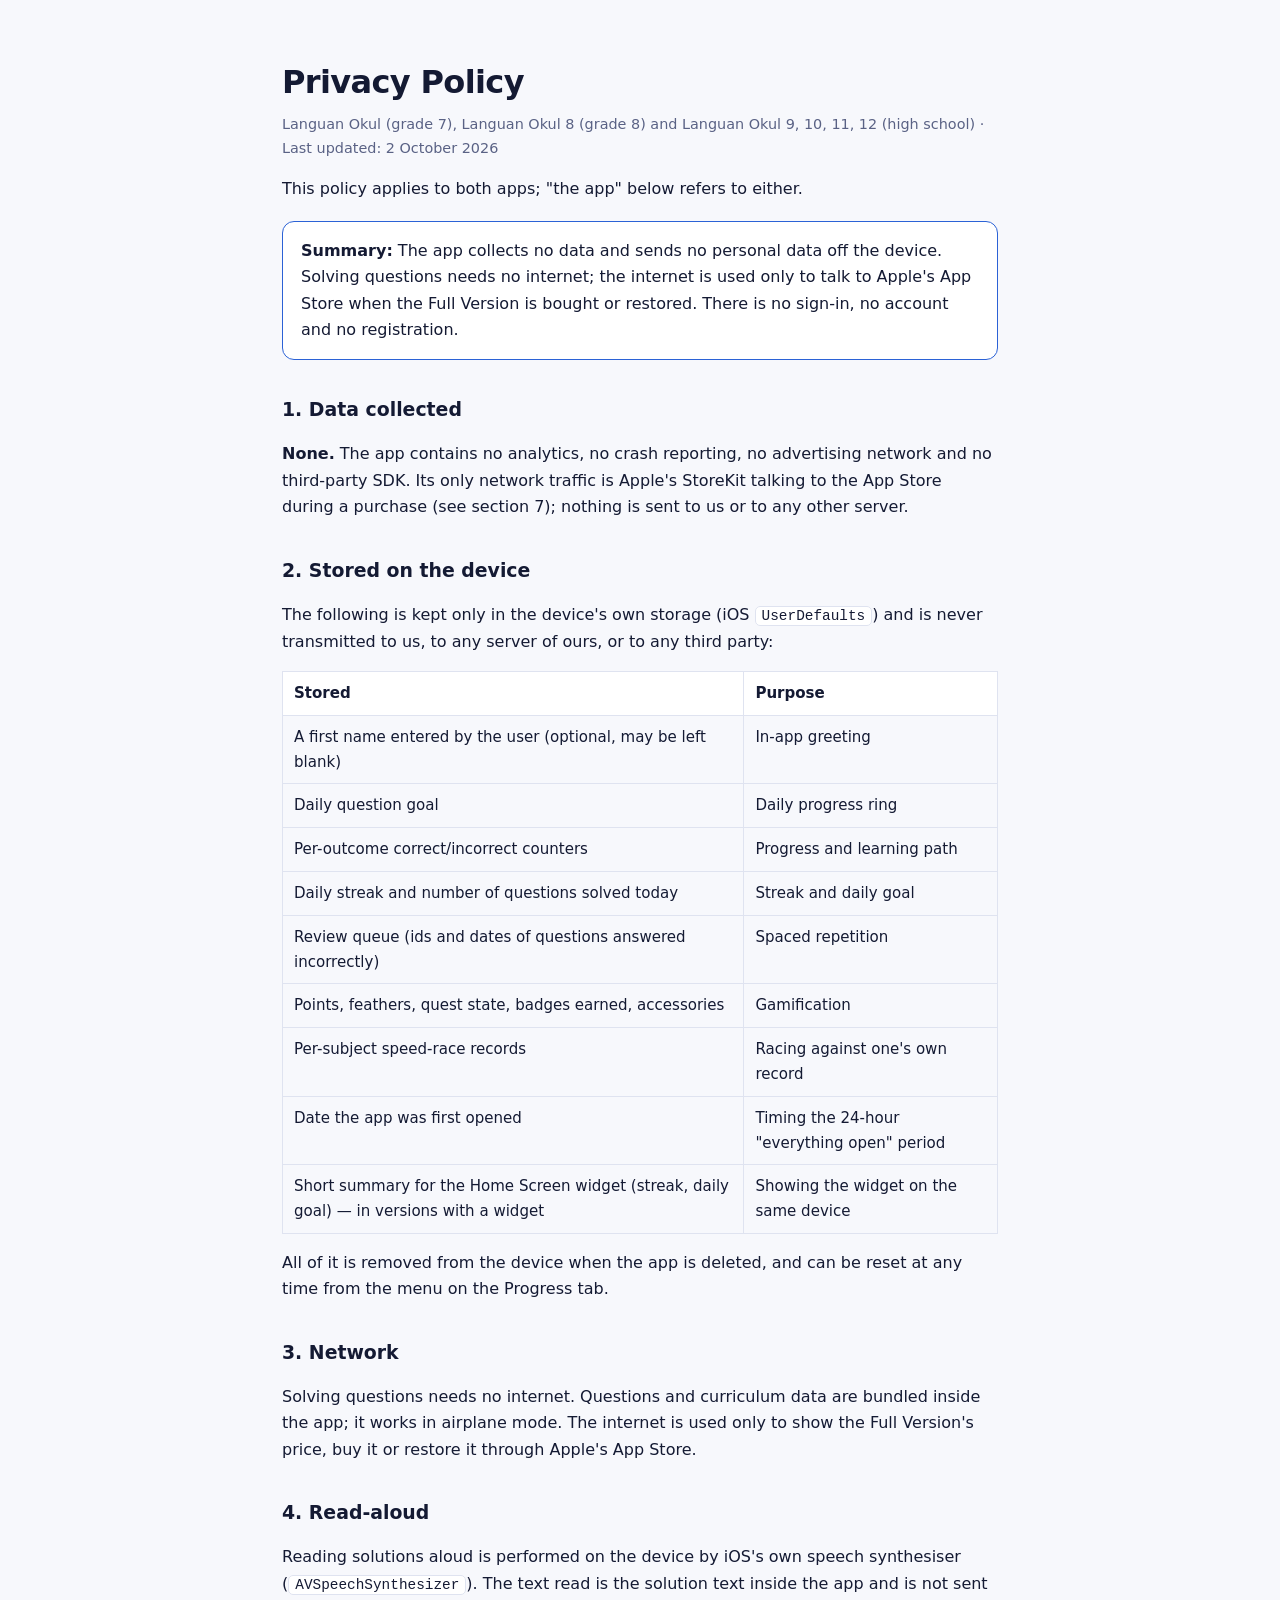
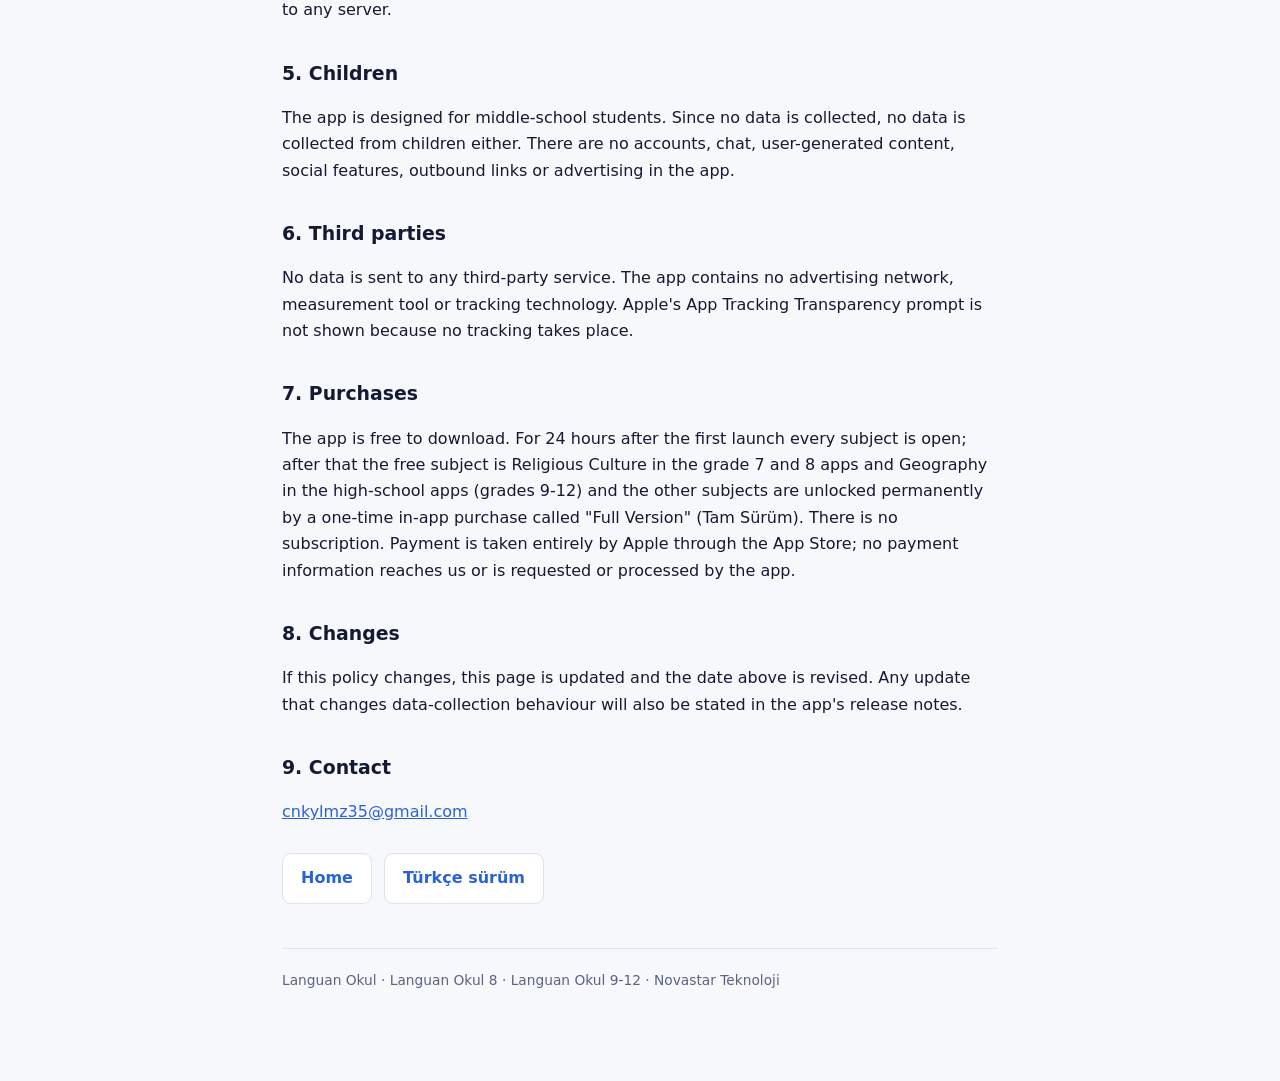
<file: privacy-en.html>
<!doctype html>
<html lang="en"><head>
<meta charset="utf-8">
<meta name="viewport" content="width=device-width, initial-scale=1">
<title>Privacy Policy — Languan Okul apps</title>
<meta name="description" content="Privacy policy of the Languan Okul apps (grades 7, 8 and high school 9-12). The apps collect no data; the internet is used only for App Store purchases.">
<link rel="stylesheet" href="ortak.css">
</head><body><div class="sarmal">

<h1>Privacy Policy</h1>
<p class="tarih">Languan Okul (grade 7), Languan Okul 8 (grade 8) and Languan Okul 9, 10, 11, 12 (high school) · Last updated: 2 October 2026</p>
<p>This policy applies to both apps; "the app" below refers to either.</p>

<div class="kutu vurgulu">
  <p style="margin:0"><strong>Summary:</strong> The app collects no data and sends no
  personal data off the device. Solving questions needs no internet; the internet is used
  only to talk to Apple's App Store when the Full Version is bought or restored. There is
  no sign-in, no account and no registration.</p>
</div>

<h2>1. Data collected</h2>
<p><strong>None.</strong> The app contains no analytics, no crash reporting, no
advertising network and no third-party SDK. Its only network traffic is Apple's StoreKit
talking to the App Store during a purchase (see section 7); nothing is sent to us or to any
other server.</p>

<h2>2. Stored on the device</h2>
<p>The following is kept only in the device's own storage (iOS <code>UserDefaults</code>)
and is never transmitted to us, to any server of ours, or to any third party:</p>

<table>
  <tr><th>Stored</th><th>Purpose</th></tr>
  <tr><td>A first name entered by the user (optional, may be left blank)</td>
      <td>In-app greeting</td></tr>
  <tr><td>Daily question goal</td><td>Daily progress ring</td></tr>
  <tr><td>Per-outcome correct/incorrect counters</td><td>Progress and learning path</td></tr>
  <tr><td>Daily streak and number of questions solved today</td><td>Streak and daily goal</td></tr>
  <tr><td>Review queue (ids and dates of questions answered incorrectly)</td>
      <td>Spaced repetition</td></tr>
  <tr><td>Points, feathers, quest state, badges earned, accessories</td>
      <td>Gamification</td></tr>
  <tr><td>Per-subject speed-race records</td><td>Racing against one's own record</td></tr>
  <tr><td>Date the app was first opened</td><td>Timing the 24-hour "everything open" period</td></tr>
  <tr><td>Short summary for the Home Screen widget (streak, daily goal) — in versions with a widget</td>
      <td>Showing the widget on the same device</td></tr>
</table>

<p>All of it is removed from the device when the app is deleted, and can be reset at any
time from the menu on the Progress tab.</p>

<h2>3. Network</h2>
<p>Solving questions needs no internet. Questions and curriculum data are bundled inside
the app; it works in airplane mode. The internet is used only to show the Full Version's
price, buy it or restore it through Apple's App Store.</p>

<h2>4. Read-aloud</h2>
<p>Reading solutions aloud is performed on the device by iOS's own speech synthesiser
(<code>AVSpeechSynthesizer</code>). The text read is the solution text inside the app and
is not sent to any server.</p>

<h2>5. Children</h2>
<p>The app is designed for middle-school students. Since no data is collected, no data is
collected from children either. There are no accounts, chat, user-generated content,
social features, outbound links or advertising in the app.</p>

<h2>6. Third parties</h2>
<p>No data is sent to any third-party service. The app contains no advertising network,
measurement tool or tracking technology. Apple's App Tracking Transparency prompt is not
shown because no tracking takes place.</p>

<h2>7. Purchases</h2>
<p>The app is free to download. For 24 hours after the first launch every subject is
open; after that the free subject is Religious Culture in the grade 7 and 8 apps and Geography in the high-school apps (grades 9-12) and the other subjects are unlocked permanently
by a one-time in-app purchase called "Full Version" (Tam Sürüm). There is no subscription.
Payment is taken entirely by Apple through the App Store; no payment information reaches us or
is requested or processed by the app.</p>

<h2>8. Changes</h2>
<p>If this policy changes, this page is updated and the date above is revised. Any update
that changes data-collection behaviour will also be stated in the app's release notes.</p>

<h2>9. Contact</h2>
<p><a href="mailto:cnkylmz35@gmail.com">cnkylmz35@gmail.com</a></p>

<div class="baglantilar">
  <a href="index.html">Home</a>
  <a href="gizlilik.html">Türkçe sürüm</a>
</div>

<footer>Languan Okul · Languan Okul 8 · Languan Okul 9-12 · Novastar Teknoloji</footer>

</div></body></html>
</file>
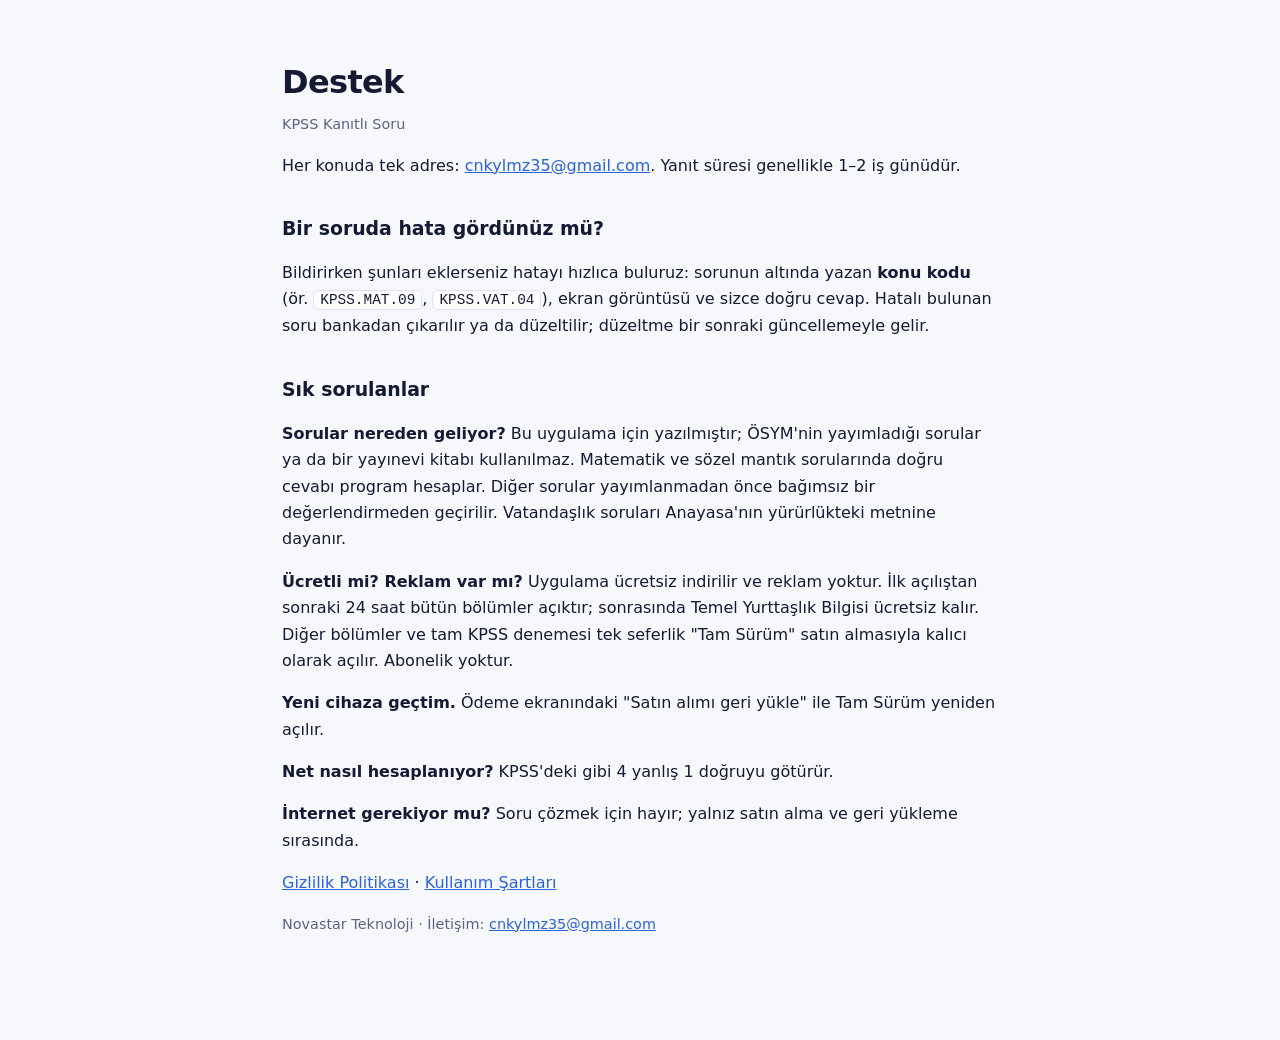
<file: kpss/destek.html>
<!doctype html>
<html lang="tr"><head>
<meta charset="utf-8">
<meta name="viewport" content="width=device-width, initial-scale=1">
<title>Destek — KPSS Kanıtlı Soru</title>
<meta name="description" content="KPSS Kanıtlı Soru destek sayfası: soru hatası bildirme, satın alma, sık sorulanlar.">
<link rel="stylesheet" href="../ortak.css">
</head><body><div class="sarmal">

<h1>Destek</h1>
<p class="tarih">KPSS Kanıtlı Soru</p>
<p>Her konuda tek adres: <a href="mailto:cnkylmz35@gmail.com">cnkylmz35@gmail.com</a>. Yanıt süresi genellikle 1–2 iş günüdür.</p>

<h2>Bir soruda hata gördünüz mü?</h2>
<p>Bildirirken şunları eklerseniz hatayı hızlıca buluruz: sorunun altında yazan <strong>konu kodu</strong>
(ör. <code>KPSS.MAT.09</code>, <code>KPSS.VAT.04</code>), ekran görüntüsü ve sizce doğru cevap. Hatalı bulunan soru
bankadan çıkarılır ya da düzeltilir; düzeltme bir sonraki güncellemeyle gelir.</p>

<h2>Sık sorulanlar</h2>
<p><strong>Sorular nereden geliyor?</strong> Bu uygulama için yazılmıştır; ÖSYM'nin yayımladığı sorular ya da
bir yayınevi kitabı kullanılmaz. Matematik ve sözel mantık sorularında doğru cevabı program hesaplar. Diğer
sorular yayımlanmadan önce bağımsız bir değerlendirmeden geçirilir. Vatandaşlık soruları Anayasa'nın yürürlükteki
metnine dayanır.</p>
<p><strong>Ücretli mi? Reklam var mı?</strong> Uygulama ücretsiz indirilir ve reklam yoktur. İlk açılıştan sonraki
24 saat bütün bölümler açıktır; sonrasında Temel Yurttaşlık Bilgisi ücretsiz kalır. Diğer bölümler ve tam KPSS
denemesi tek seferlik "Tam Sürüm" satın almasıyla kalıcı olarak açılır. Abonelik yoktur.</p>
<p><strong>Yeni cihaza geçtim.</strong> Ödeme ekranındaki "Satın alımı geri yükle" ile Tam Sürüm yeniden açılır.</p>
<p><strong>Net nasıl hesaplanıyor?</strong> KPSS'deki gibi 4 yanlış 1 doğruyu götürür.</p>
<p><strong>İnternet gerekiyor mu?</strong> Soru çözmek için hayır; yalnız satın alma ve geri yükleme sırasında.</p>

<p><a href="gizlilik.html">Gizlilik Politikası</a> · <a href="kullanim-sartlari.html">Kullanım Şartları</a></p>

<p class="tarih">Novastar Teknoloji · İletişim: <a href="mailto:cnkylmz35@gmail.com">cnkylmz35@gmail.com</a></p>
</div></body></html>
</file>
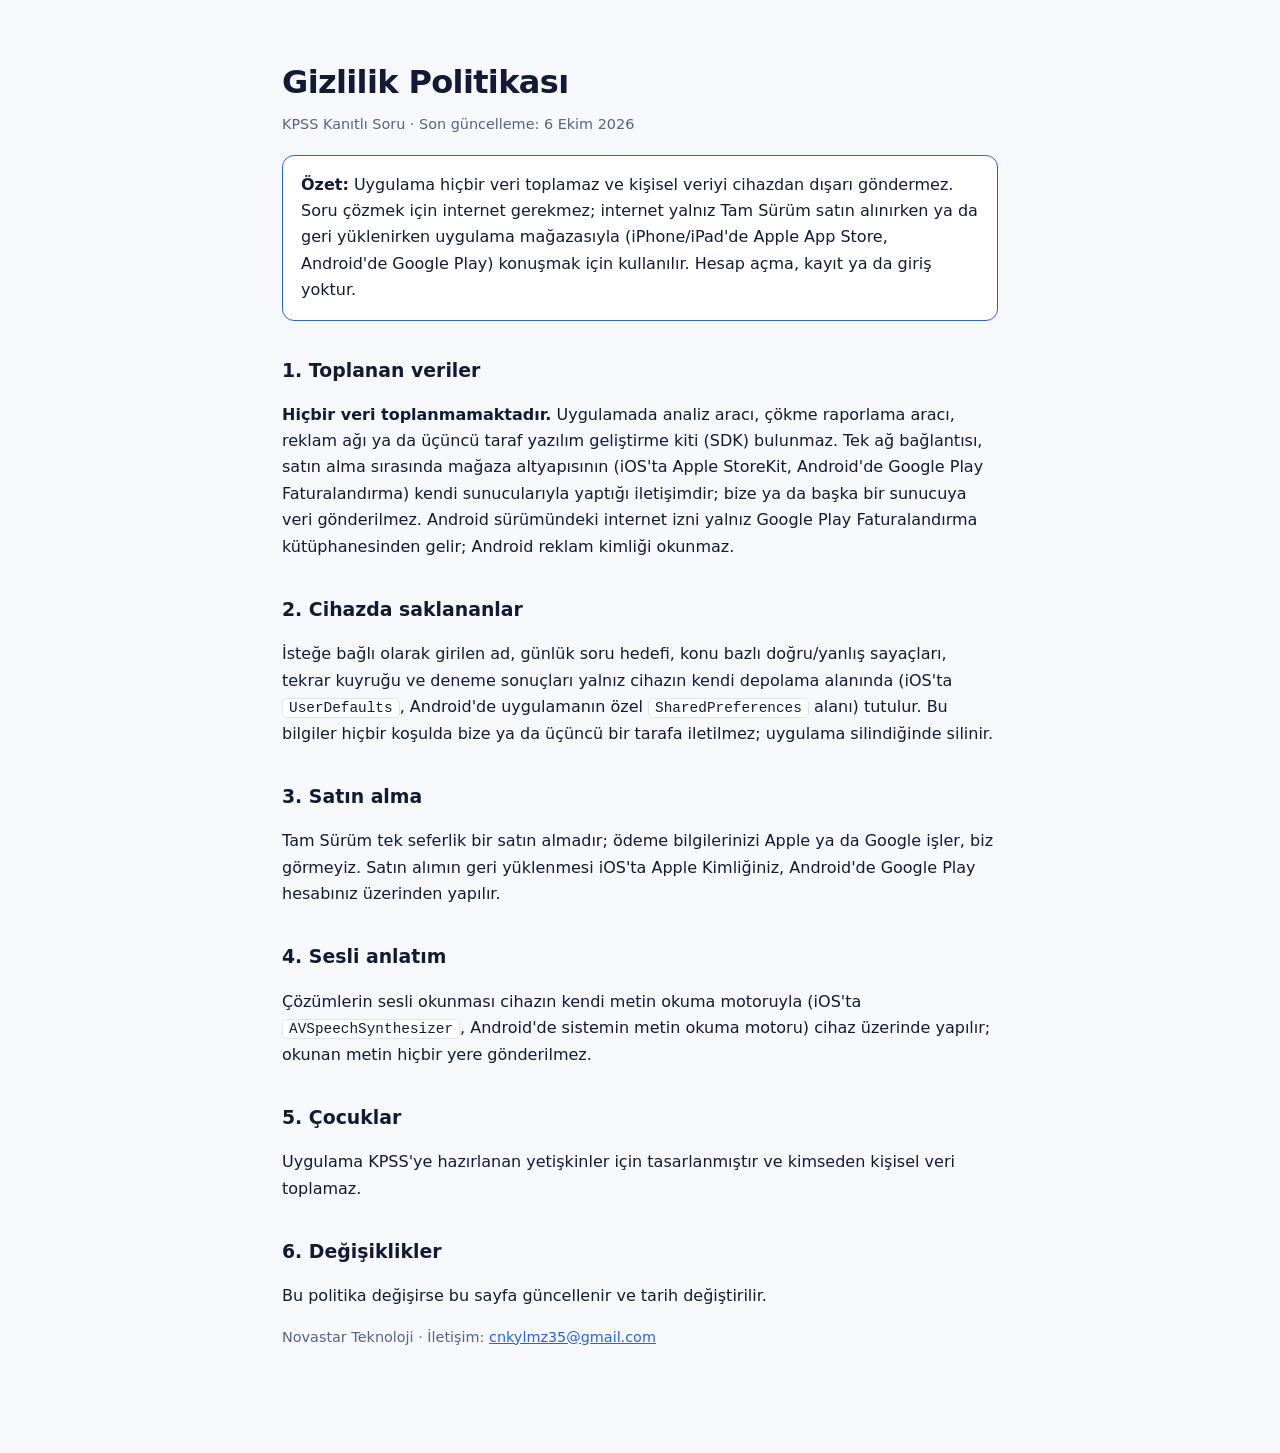
<file: kpss/gizlilik.html>
<!doctype html>
<html lang="tr"><head>
<meta charset="utf-8">
<meta name="viewport" content="width=device-width, initial-scale=1">
<title>Gizlilik Politikası — KPSS Kanıtlı Soru</title>
<meta name="description" content="KPSS Kanıtlı Soru gizlilik politikası. Uygulama hiçbir veri toplamaz; internet yalnız App Store satın alması için kullanılır.">
<link rel="stylesheet" href="../ortak.css">
</head><body><div class="sarmal">

<h1>Gizlilik Politikası</h1>
<p class="tarih">KPSS Kanıtlı Soru · Son güncelleme: 6 Ekim 2026</p>

<div class="kutu vurgulu">
  <p style="margin:0"><strong>Özet:</strong> Uygulama hiçbir veri toplamaz ve kişisel veriyi cihazdan dışarı göndermez.
  Soru çözmek için internet gerekmez; internet yalnız Tam Sürüm satın alınırken ya da geri yüklenirken
  uygulama mağazasıyla (iPhone/iPad'de Apple App Store, Android'de Google Play) konuşmak için kullanılır.
  Hesap açma, kayıt ya da giriş yoktur.</p>
</div>

<h2>1. Toplanan veriler</h2>
<p><strong>Hiçbir veri toplanmamaktadır.</strong> Uygulamada analiz aracı, çökme raporlama aracı, reklam ağı ya da
üçüncü taraf yazılım geliştirme kiti (SDK) bulunmaz. Tek ağ bağlantısı, satın alma sırasında mağaza altyapısının (iOS'ta Apple StoreKit,
Android'de Google Play Faturalandırma) kendi sunucularıyla yaptığı iletişimdir; bize ya da başka bir sunucuya veri
gönderilmez. Android sürümündeki internet izni yalnız Google Play Faturalandırma kütüphanesinden gelir; Android
reklam kimliği okunmaz.</p>

<h2>2. Cihazda saklananlar</h2>
<p>İsteğe bağlı olarak girilen ad, günlük soru hedefi, konu bazlı doğru/yanlış sayaçları, tekrar kuyruğu ve deneme
sonuçları yalnız cihazın kendi depolama alanında (iOS'ta <code>UserDefaults</code>, Android'de uygulamanın özel
<code>SharedPreferences</code> alanı) tutulur. Bu bilgiler hiçbir koşulda bize ya da üçüncü bir tarafa
iletilmez; uygulama silindiğinde silinir.</p>

<h2>3. Satın alma</h2>
<p>Tam Sürüm tek seferlik bir satın almadır; ödeme bilgilerinizi Apple ya da Google işler, biz görmeyiz. Satın alımın
geri yüklenmesi iOS'ta Apple Kimliğiniz, Android'de Google Play hesabınız üzerinden yapılır.</p>

<h2>4. Sesli anlatım</h2>
<p>Çözümlerin sesli okunması cihazın kendi metin okuma motoruyla (iOS'ta <code>AVSpeechSynthesizer</code>, Android'de
sistemin metin okuma motoru) cihaz üzerinde yapılır; okunan metin hiçbir yere gönderilmez.</p>

<h2>5. Çocuklar</h2>
<p>Uygulama KPSS'ye hazırlanan yetişkinler için tasarlanmıştır ve kimseden kişisel veri toplamaz.</p>

<h2>6. Değişiklikler</h2>
<p>Bu politika değişirse bu sayfa güncellenir ve tarih değiştirilir.</p>

<p class="tarih">Novastar Teknoloji · İletişim: <a href="mailto:cnkylmz35@gmail.com">cnkylmz35@gmail.com</a></p>
</div></body></html>
</file>
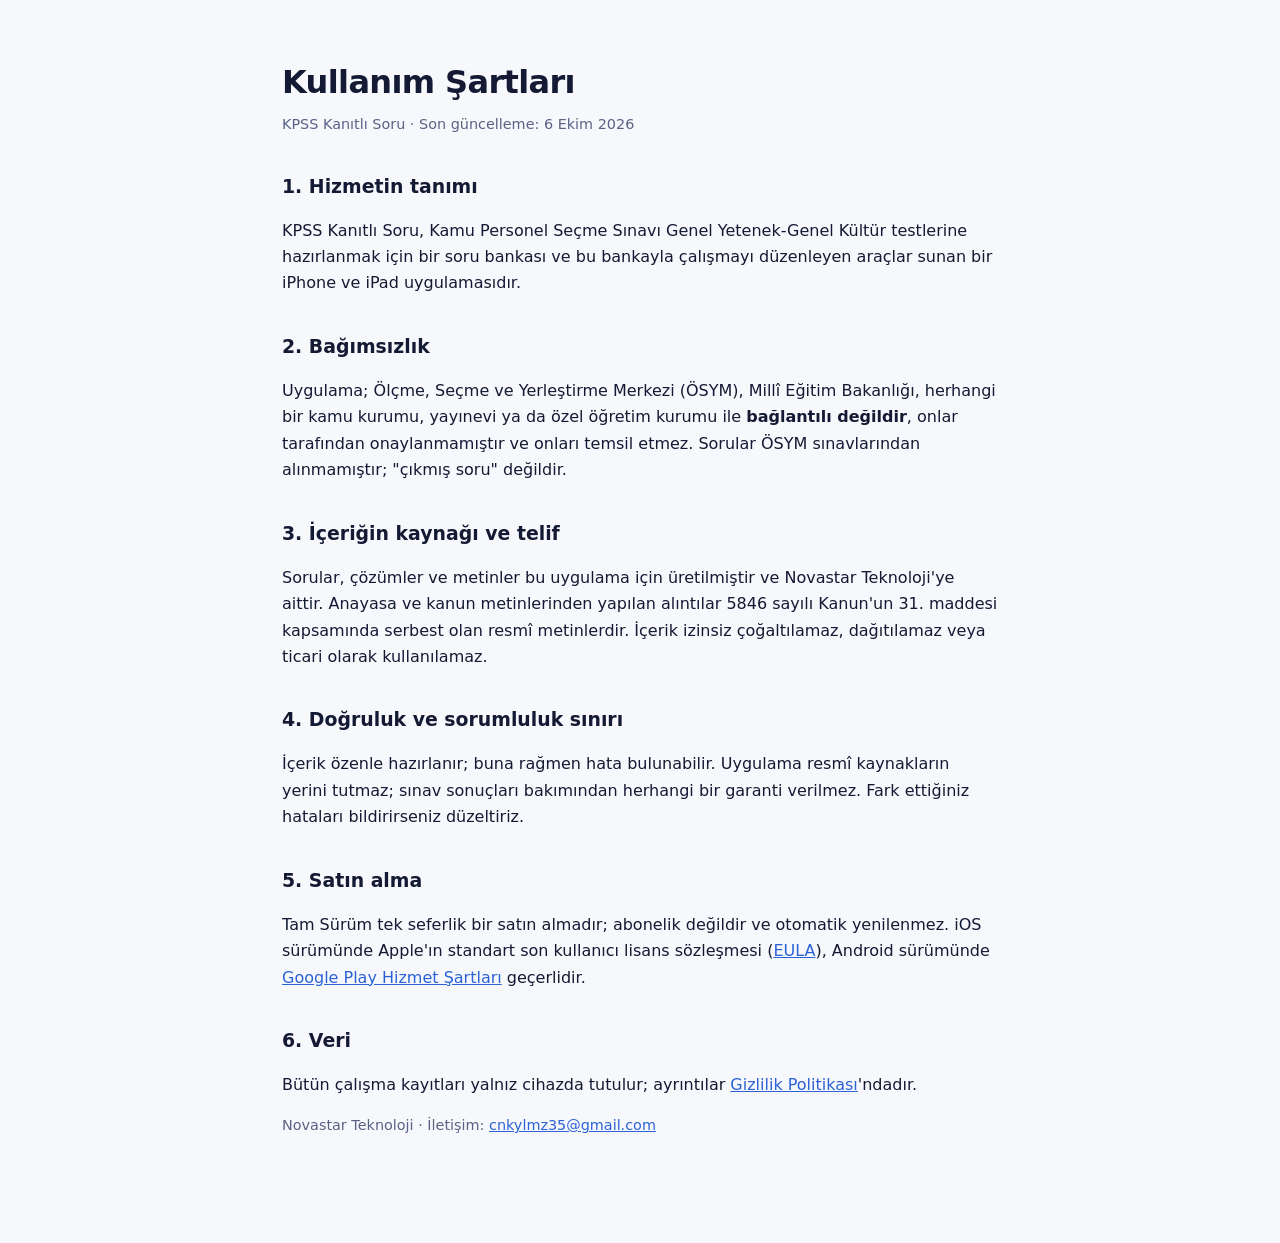
<file: kpss/kullanim-sartlari.html>
<!doctype html>
<html lang="tr"><head>
<meta charset="utf-8">
<meta name="viewport" content="width=device-width, initial-scale=1">
<title>Kullanım Şartları — KPSS Kanıtlı Soru</title>
<meta name="description" content="KPSS Kanıtlı Soru kullanım şartları.">
<link rel="stylesheet" href="../ortak.css">
</head><body><div class="sarmal">

<h1>Kullanım Şartları</h1>
<p class="tarih">KPSS Kanıtlı Soru · Son güncelleme: 6 Ekim 2026</p>

<h2>1. Hizmetin tanımı</h2>
<p>KPSS Kanıtlı Soru, Kamu Personel Seçme Sınavı Genel Yetenek-Genel Kültür testlerine hazırlanmak için bir soru
bankası ve bu bankayla çalışmayı düzenleyen araçlar sunan bir iPhone ve iPad uygulamasıdır.</p>

<h2>2. Bağımsızlık</h2>
<p>Uygulama; Ölçme, Seçme ve Yerleştirme Merkezi (ÖSYM), Millî Eğitim Bakanlığı, herhangi bir kamu kurumu,
yayınevi ya da özel öğretim kurumu ile <strong>bağlantılı değildir</strong>, onlar tarafından onaylanmamıştır
ve onları temsil etmez. Sorular ÖSYM sınavlarından alınmamıştır; "çıkmış soru" değildir.</p>

<h2>3. İçeriğin kaynağı ve telif</h2>
<p>Sorular, çözümler ve metinler bu uygulama için üretilmiştir ve Novastar Teknoloji'ye aittir. Anayasa ve kanun
metinlerinden yapılan alıntılar 5846 sayılı Kanun'un 31. maddesi kapsamında serbest olan resmî metinlerdir.
İçerik izinsiz çoğaltılamaz, dağıtılamaz veya ticari olarak kullanılamaz.</p>

<h2>4. Doğruluk ve sorumluluk sınırı</h2>
<p>İçerik özenle hazırlanır; buna rağmen hata bulunabilir. Uygulama resmî kaynakların yerini tutmaz; sınav
sonuçları bakımından herhangi bir garanti verilmez. Fark ettiğiniz hataları bildirirseniz düzeltiriz.</p>

<h2>5. Satın alma</h2>
<p>Tam Sürüm tek seferlik bir satın almadır; abonelik değildir ve otomatik yenilenmez. iOS sürümünde Apple'ın standart son
kullanıcı lisans sözleşmesi (<a href="https://www.apple.com/legal/internet-services/itunes/dev/stdeula/">EULA</a>), Android sürümünde
<a href="https://play.google.com/about/play-terms/">Google Play Hizmet Şartları</a> geçerlidir.</p>

<h2>6. Veri</h2>
<p>Bütün çalışma kayıtları yalnız cihazda tutulur; ayrıntılar <a href="gizlilik.html">Gizlilik Politikası</a>'ndadır.</p>

<p class="tarih">Novastar Teknoloji · İletişim: <a href="mailto:cnkylmz35@gmail.com">cnkylmz35@gmail.com</a></p>
</div></body></html>
</file>
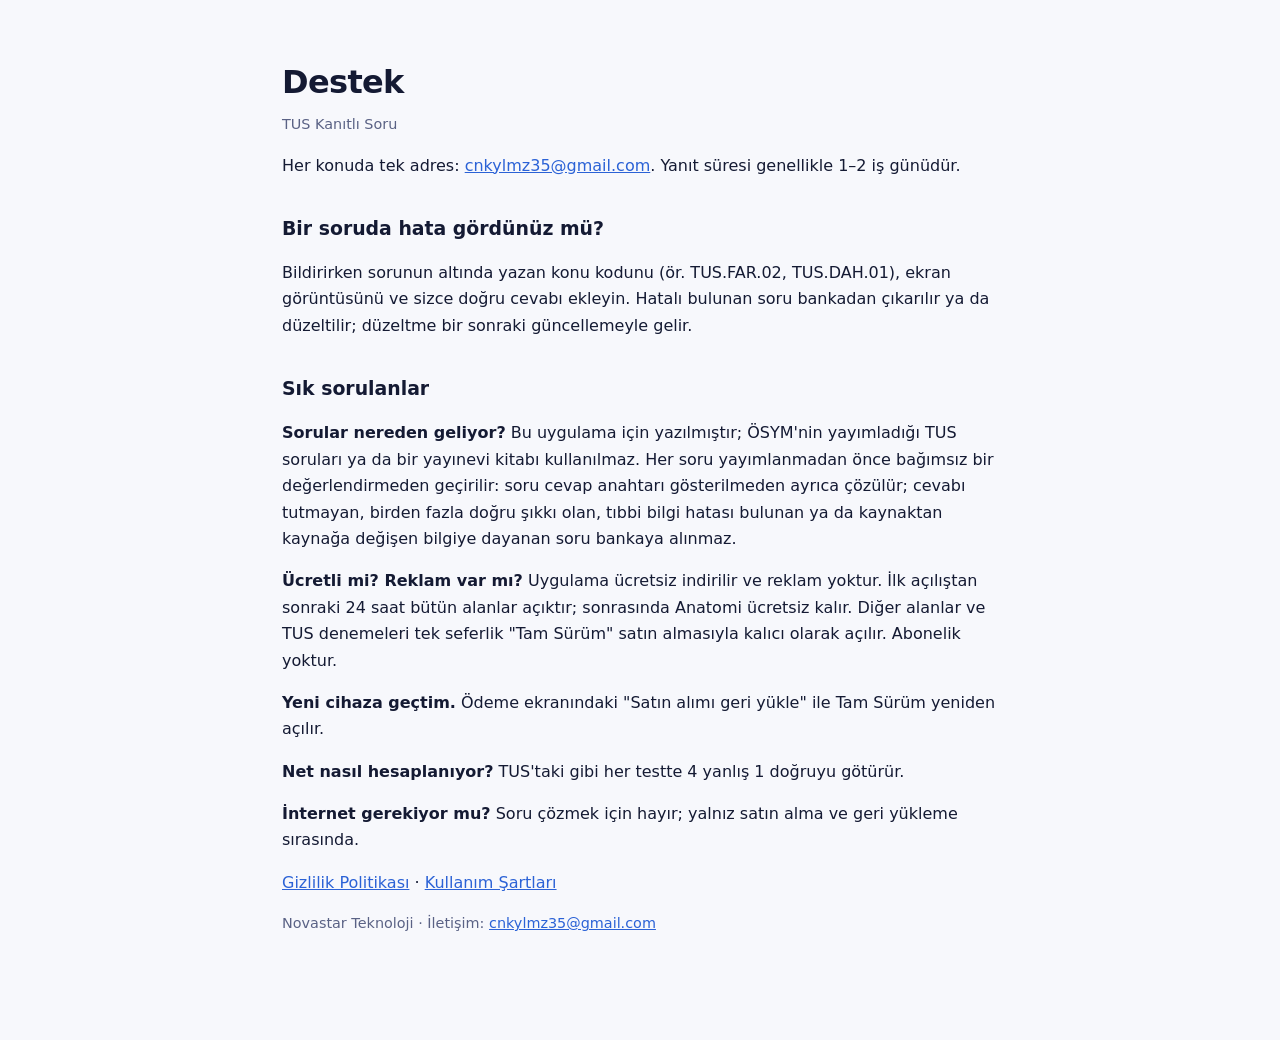
<file: tus/destek.html>
<!doctype html>
<html lang="tr"><head>
<meta charset="utf-8">
<meta name="viewport" content="width=device-width, initial-scale=1">
<title>Destek — TUS Kanıtlı Soru</title>
<meta name="description" content="TUS Kanıtlı Soru destek sayfası: soru hatası bildirme, satın alma, sık sorulanlar.">
<link rel="stylesheet" href="../ortak.css">
</head><body><div class="sarmal">

<h1>Destek</h1>
<p class="tarih">TUS Kanıtlı Soru</p>
<p>Her konuda tek adres: <a href="mailto:cnkylmz35@gmail.com">cnkylmz35@gmail.com</a>. Yanıt süresi genellikle 1–2 iş günüdür.</p>

<h2>Bir soruda hata gördünüz mü?</h2>
<p>Bildirirken sorunun altında yazan konu kodunu (ör. TUS.FAR.02, TUS.DAH.01), ekran görüntüsünü ve sizce doğru
cevabı ekleyin. Hatalı bulunan soru bankadan çıkarılır ya da düzeltilir; düzeltme bir sonraki güncellemeyle gelir.</p>

<h2>Sık sorulanlar</h2>
<p><strong>Sorular nereden geliyor?</strong> Bu uygulama için yazılmıştır; ÖSYM'nin yayımladığı TUS soruları ya da bir
yayınevi kitabı kullanılmaz. Her soru yayımlanmadan önce bağımsız bir değerlendirmeden geçirilir: soru cevap anahtarı
gösterilmeden ayrıca çözülür; cevabı tutmayan, birden fazla doğru şıkkı olan, tıbbi bilgi hatası bulunan ya da
kaynaktan kaynağa değişen bilgiye dayanan soru bankaya alınmaz.</p>
<p><strong>Ücretli mi? Reklam var mı?</strong> Uygulama ücretsiz indirilir ve reklam yoktur. İlk açılıştan sonraki
24 saat bütün alanlar açıktır; sonrasında Anatomi ücretsiz kalır. Diğer alanlar ve TUS denemeleri tek seferlik
"Tam Sürüm" satın almasıyla kalıcı olarak açılır. Abonelik yoktur.</p>
<p><strong>Yeni cihaza geçtim.</strong> Ödeme ekranındaki "Satın alımı geri yükle" ile Tam Sürüm yeniden açılır.</p>
<p><strong>Net nasıl hesaplanıyor?</strong> TUS'taki gibi her testte 4 yanlış 1 doğruyu götürür.</p>
<p><strong>İnternet gerekiyor mu?</strong> Soru çözmek için hayır; yalnız satın alma ve geri yükleme sırasında.</p>
<p><a href="gizlilik.html">Gizlilik Politikası</a> · <a href="kullanim-sartlari.html">Kullanım Şartları</a></p>

<p class="tarih">Novastar Teknoloji · İletişim: <a href="mailto:cnkylmz35@gmail.com">cnkylmz35@gmail.com</a></p>
</div></body></html>
</file>
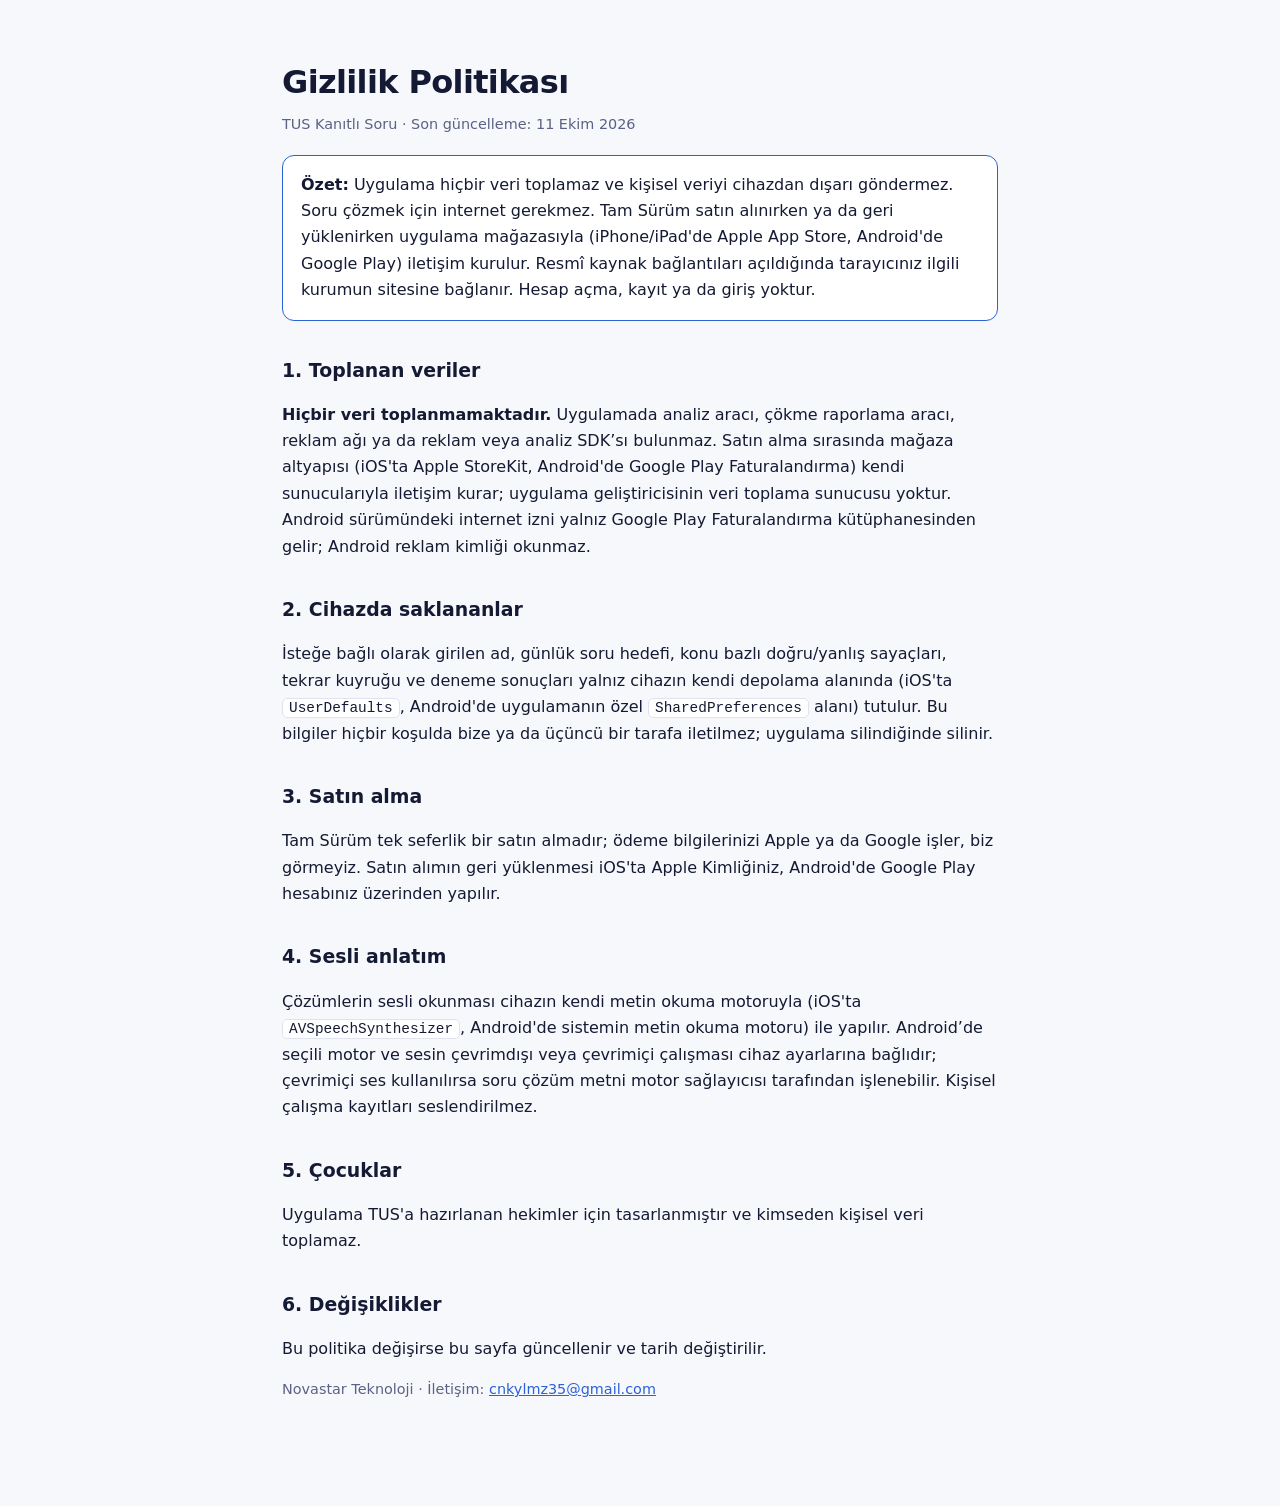
<file: tus/gizlilik.html>
<!doctype html>
<html lang="tr"><head>
<meta charset="utf-8">
<meta name="viewport" content="width=device-width, initial-scale=1">
<title>Gizlilik Politikası — TUS Kanıtlı Soru</title>
<meta name="description" content="TUS Kanıtlı Soru gizlilik politikası. Uygulama hiçbir veri toplamaz; satın alma ve geri yükleme Apple App Store veya Google Play üzerinden yapılır.">
<link rel="stylesheet" href="../ortak.css">
</head><body><div class="sarmal">

<h1>Gizlilik Politikası</h1>
<p class="tarih">TUS Kanıtlı Soru · Son güncelleme: 11 Ekim 2026</p>

<div class="kutu vurgulu">
  <p style="margin:0"><strong>Özet:</strong> Uygulama hiçbir veri toplamaz ve kişisel veriyi cihazdan dışarı göndermez.
  Soru çözmek için internet gerekmez. Tam Sürüm satın alınırken ya da geri yüklenirken
  uygulama mağazasıyla (iPhone/iPad'de Apple App Store, Android'de Google Play) iletişim kurulur. Resmî kaynak bağlantıları açıldığında tarayıcınız ilgili kurumun sitesine bağlanır.
  Hesap açma, kayıt ya da giriş yoktur.</p>
</div>

<h2>1. Toplanan veriler</h2>
<p><strong>Hiçbir veri toplanmamaktadır.</strong> Uygulamada analiz aracı, çökme raporlama aracı, reklam ağı ya da
reklam veya analiz SDK’sı bulunmaz. Satın alma sırasında mağaza altyapısı (iOS'ta Apple StoreKit,
Android'de Google Play Faturalandırma) kendi sunucularıyla iletişim kurar; uygulama geliştiricisinin veri toplama sunucusu yoktur. Android sürümündeki internet izni yalnız Google Play Faturalandırma kütüphanesinden gelir; Android
reklam kimliği okunmaz.</p>

<h2>2. Cihazda saklananlar</h2>
<p>İsteğe bağlı olarak girilen ad, günlük soru hedefi, konu bazlı doğru/yanlış sayaçları, tekrar kuyruğu ve deneme
sonuçları yalnız cihazın kendi depolama alanında (iOS'ta <code>UserDefaults</code>, Android'de uygulamanın özel
<code>SharedPreferences</code> alanı) tutulur. Bu bilgiler hiçbir koşulda bize ya da üçüncü bir tarafa
iletilmez; uygulama silindiğinde silinir.</p>

<h2>3. Satın alma</h2>
<p>Tam Sürüm tek seferlik bir satın almadır; ödeme bilgilerinizi Apple ya da Google işler, biz görmeyiz. Satın alımın
geri yüklenmesi iOS'ta Apple Kimliğiniz, Android'de Google Play hesabınız üzerinden yapılır.</p>

<h2>4. Sesli anlatım</h2>
<p>Çözümlerin sesli okunması cihazın kendi metin okuma motoruyla (iOS'ta <code>AVSpeechSynthesizer</code>, Android'de
sistemin metin okuma motoru) ile yapılır. Android’de seçili motor ve sesin çevrimdışı veya çevrimiçi çalışması cihaz ayarlarına bağlıdır; çevrimiçi ses kullanılırsa soru çözüm metni motor sağlayıcısı tarafından işlenebilir. Kişisel çalışma kayıtları seslendirilmez.</p>

<h2>5. Çocuklar</h2>
<p>Uygulama TUS'a hazırlanan hekimler için tasarlanmıştır ve kimseden kişisel veri toplamaz.</p>

<h2>6. Değişiklikler</h2>
<p>Bu politika değişirse bu sayfa güncellenir ve tarih değiştirilir.</p>

<p class="tarih">Novastar Teknoloji · İletişim: <a href="mailto:cnkylmz35@gmail.com">cnkylmz35@gmail.com</a></p>
</div></body></html>
</file>
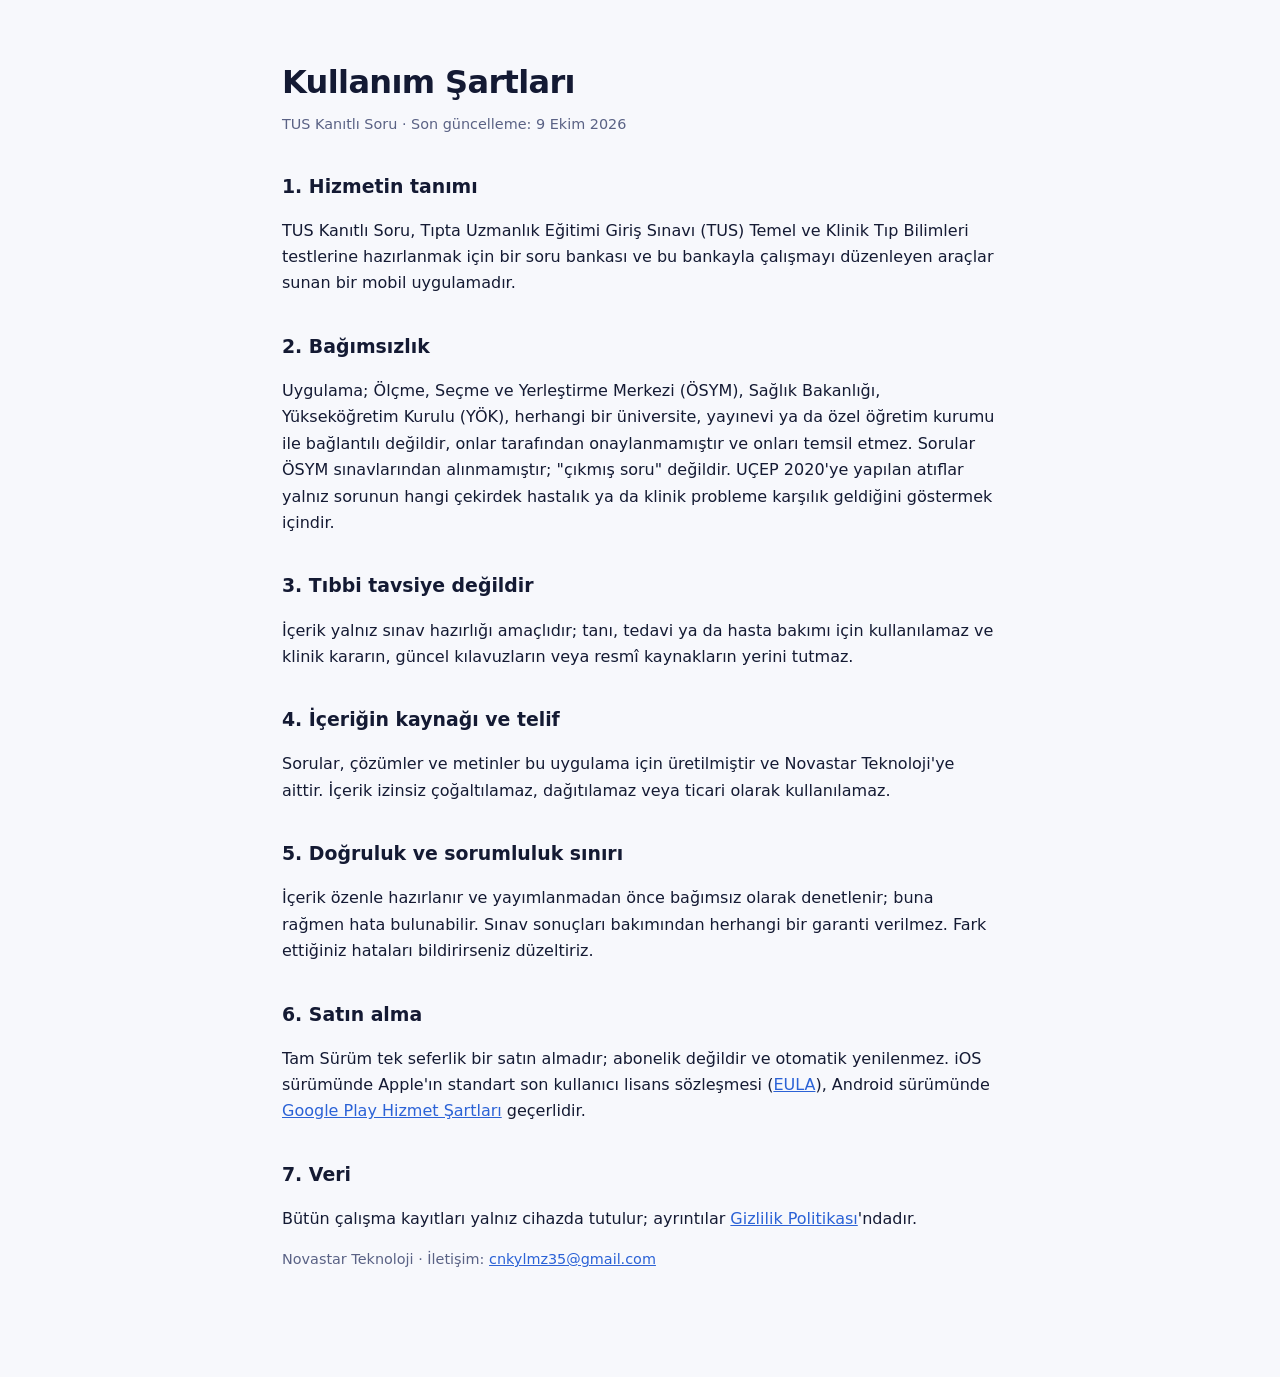
<file: tus/kullanim-sartlari.html>
<!doctype html>
<html lang="tr"><head>
<meta charset="utf-8">
<meta name="viewport" content="width=device-width, initial-scale=1">
<title>Kullanım Şartları — TUS Kanıtlı Soru</title>
<meta name="description" content="TUS Kanıtlı Soru kullanım şartları.">
<link rel="stylesheet" href="../ortak.css">
</head><body><div class="sarmal">

<h1>Kullanım Şartları</h1>
<p class="tarih">TUS Kanıtlı Soru · Son güncelleme: 9 Ekim 2026</p>

<h2>1. Hizmetin tanımı</h2>
<p>TUS Kanıtlı Soru, Tıpta Uzmanlık Eğitimi Giriş Sınavı (TUS) Temel ve Klinik Tıp Bilimleri testlerine hazırlanmak
için bir soru bankası ve bu bankayla çalışmayı düzenleyen araçlar sunan bir mobil uygulamadır.</p>

<h2>2. Bağımsızlık</h2>
<p>Uygulama; Ölçme, Seçme ve Yerleştirme Merkezi (ÖSYM), Sağlık Bakanlığı, Yükseköğretim Kurulu (YÖK), herhangi bir
üniversite, yayınevi ya da özel öğretim kurumu ile bağlantılı değildir, onlar tarafından onaylanmamıştır ve onları
temsil etmez. Sorular ÖSYM sınavlarından alınmamıştır; "çıkmış soru" değildir. UÇEP 2020'ye yapılan atıflar yalnız
sorunun hangi çekirdek hastalık ya da klinik probleme karşılık geldiğini göstermek içindir.</p>

<h2>3. Tıbbi tavsiye değildir</h2>
<p>İçerik yalnız sınav hazırlığı amaçlıdır; tanı, tedavi ya da hasta bakımı için kullanılamaz ve klinik kararın,
güncel kılavuzların veya resmî kaynakların yerini tutmaz.</p>

<h2>4. İçeriğin kaynağı ve telif</h2>
<p>Sorular, çözümler ve metinler bu uygulama için üretilmiştir ve Novastar Teknoloji'ye aittir. İçerik izinsiz
çoğaltılamaz, dağıtılamaz veya ticari olarak kullanılamaz.</p>

<h2>5. Doğruluk ve sorumluluk sınırı</h2>
<p>İçerik özenle hazırlanır ve yayımlanmadan önce bağımsız olarak denetlenir; buna rağmen hata bulunabilir. Sınav
sonuçları bakımından herhangi bir garanti verilmez. Fark ettiğiniz hataları bildirirseniz düzeltiriz.</p>

<h2>6. Satın alma</h2>
<p>Tam Sürüm tek seferlik bir satın almadır; abonelik değildir ve otomatik yenilenmez. iOS sürümünde Apple'ın standart son
kullanıcı lisans sözleşmesi (<a href="https://www.apple.com/legal/internet-services/itunes/dev/stdeula/">EULA</a>), Android sürümünde
<a href="https://play.google.com/about/play-terms/">Google Play Hizmet Şartları</a> geçerlidir.</p>

<h2>7. Veri</h2>
<p>Bütün çalışma kayıtları yalnız cihazda tutulur; ayrıntılar <a href="gizlilik.html">Gizlilik Politikası</a>'ndadır.</p>

<p class="tarih">Novastar Teknoloji · İletişim: <a href="mailto:cnkylmz35@gmail.com">cnkylmz35@gmail.com</a></p>
</div></body></html>
</file>
<file: ortak.css>
:root{--bg:#0E1330;--yzey:#181E44;--kenar:#2b3468;--metin:#ffffff;--soluk:#A9B4DA;--vurgu:#4F8BFF;--r:12px}
@media(prefers-color-scheme:light){:root{--bg:#f7f8fc;--yzey:#fff;--kenar:#dfe3f0;--metin:#141a33;--soluk:#5a6285;--vurgu:#2b62d6}}
*{box-sizing:border-box}
body{margin:0;background:var(--bg);color:var(--metin);
 font:16px/1.65 ui-sans-serif,system-ui,-apple-system,"Segoe UI",Roboto,sans-serif}
.sarmal{max-width:760px;margin:0 auto;padding:56px 22px 90px}
a{color:var(--vurgu)}
.bas{display:flex;gap:20px;align-items:center;margin-bottom:14px}
.bas img{width:88px;height:88px;border-radius:20px}
h1{font-size:2rem;letter-spacing:-.02em;margin:0}
h2{font-size:1.18rem;margin:34px 0 10px}
h3{margin:0 0 6px;font-size:1rem}
.altbaslik{color:var(--soluk);margin:4px 0 0}
.girus{font-size:1.05rem;margin:26px 0 30px;max-width:62ch}
.kartlar{display:grid;grid-template-columns:repeat(auto-fit,minmax(220px,1fr));gap:14px;margin-bottom:34px}
.kart{background:var(--yzey);border:1px solid var(--kenar);border-radius:var(--r);padding:16px}
.kart p{margin:0;font-size:.92rem;color:var(--soluk)}
.baglantilar{display:flex;flex-wrap:wrap;gap:12px;margin:28px 0}
.baglantilar a{background:var(--yzey);border:1px solid var(--kenar);border-radius:9px;
 padding:11px 18px;text-decoration:none;font-weight:550}
.kutu{background:var(--yzey);border:1px solid var(--kenar);border-radius:var(--r);padding:16px 18px;margin:18px 0}
.vurgulu{border-color:var(--vurgu)}
table{border-collapse:collapse;width:100%;margin:14px 0;font-size:.94rem}
th,td{border:1px solid var(--kenar);padding:9px 11px;text-align:left;vertical-align:top}
th{background:var(--yzey)}
ul{padding-left:20px}
li{margin:6px 0}
code{background:var(--yzey);border:1px solid var(--kenar);border-radius:5px;padding:1px 6px;font-size:.9em}
footer{margin-top:44px;padding-top:20px;border-top:1px solid var(--kenar);color:var(--soluk);font-size:.86rem}
.tarih{color:var(--soluk);font-size:.9rem;margin-top:4px}
</file>
